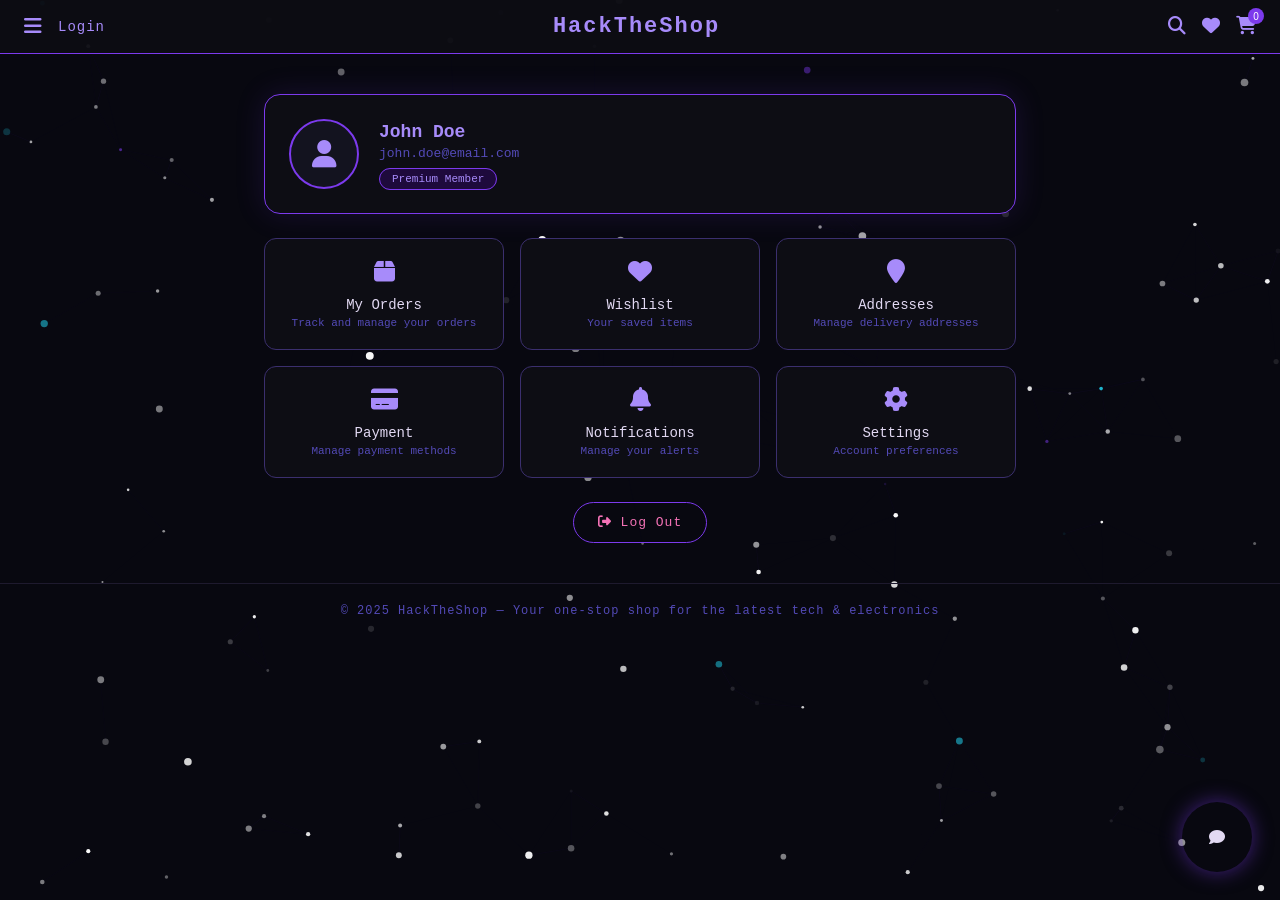
<file: account.html>
<!DOCTYPE html>
<html lang="en">
<head>
  <meta charset="UTF-8">
  <meta name="viewport" content="width=device-width, initial-scale=1.0">
  <title>HackTheShop - My Account</title>
  <link rel="stylesheet" href="style.css">
  <link rel="stylesheet" href="https://cdnjs.cloudflare.com/ajax/libs/font-awesome/6.4.0/css/all.min.css">
</head>
<body>

  <canvas id="particles"></canvas>

  <div class="wrapper">

    <!-- SIDEBAR -->
    <aside class="sidebar" id="sidebar">
      <div class="sidebar-header">
        <button class="close-sidebar" onclick="toggleSidebar()">✕</button>
      </div>
      <nav class="sidebar-nav">
        <a href="login.html"><i class="fa fa-user"></i> Login</a>
        <a href="promotions.html"><i class="fa fa-tag"></i> Promotions</a>
        <a href="account.html"><i class="fa fa-circle-user"></i> Your Account</a>
        <a href="javascript:void(0)" onclick="toggleCSMenu(event)">
          <i class="fa fa-headset"></i> Customer Service
          <i class="fa fa-chevron-down" id="csChevron"></i>
        </a>
        <div class="sidebar-submenu" id="csSubmenu">
          <a href="chatbot.php"><i class="fa fa-comment"></i> Chat with Echo</a>
          <a href="customer-service.html"><i class="fa fa-envelope"></i> Contact Us</a>
        </div>
      </nav>
    </aside>

    <div class="overlay" id="overlay" onclick="toggleSidebar()"></div>

    <!-- NAVBAR -->
    <nav class="navbar">
      <div class="nav-left">
        <button class="burger" onclick="toggleSidebar()">
          <i class="fa fa-bars"></i>
        </button>
        <a href="login.html" class="nav-login">Login</a>
      </div>
      <div class="nav-center">
        <a href="index.html" style="text-decoration:none;"><span class="logo">HackTheShop</span></a>
      </div>
      <div class="nav-right">
        <button class="nav-icon" onclick="toggleSearch()"><i class="fa fa-search"></i></button>
        <button class="nav-icon" onclick="toggleWishlist()"><i class="fa fa-heart"></i></button>
        <button class="nav-icon" onclick="toggleCart()">
          <i class="fa fa-shopping-cart"></i>
          <span class="cart-count" id="cartCount">0</span>
        </button>
      </div>
    </nav>

    <!-- SEARCH DROPDOWN -->
    <div class="search-dropdown" id="searchDropdown">
      <input type="text" id="searchInput" placeholder="Search products...">
      <button onclick="searchProducts()"><i class="fa fa-search"></i></button>
    </div>

    <!-- ACCOUNT SECTION -->
    <section class="account-section">

      <div class="account-card">
        <div class="account-avatar">
          <i class="fa fa-user"></i>
        </div>
        <div class="account-info">
          <h2>John Doe</h2>
          <p>john.doe@email.com</p>
          <span class="account-badge">Premium Member</span>
        </div>
      </div>

      <div class="account-grid">

        <div class="account-item">
          <div class="account-icon"><i class="fa fa-box"></i></div>
          <div class="account-label">My Orders</div>
          <div class="account-desc">Track and manage your orders</div>
        </div>

        <div class="account-item">
          <div class="account-icon"><i class="fa fa-heart"></i></div>
          <div class="account-label">Wishlist</div>
          <div class="account-desc">Your saved items</div>
        </div>

        <div class="account-item">
          <div class="account-icon"><i class="fa fa-map-marker"></i></div>
          <div class="account-label">Addresses</div>
          <div class="account-desc">Manage delivery addresses</div>
        </div>

        <div class="account-item">
          <div class="account-icon"><i class="fa fa-credit-card"></i></div>
          <div class="account-label">Payment</div>
          <div class="account-desc">Manage payment methods</div>
        </div>

        <div class="account-item">
          <div class="account-icon"><i class="fa fa-bell"></i></div>
          <div class="account-label">Notifications</div>
          <div class="account-desc">Manage your alerts</div>
        </div>

        <div class="account-item">
          <div class="account-icon"><i class="fa fa-gear"></i></div>
          <div class="account-label">Settings</div>
          <div class="account-desc">Account preferences</div>
        </div>

      </div>

      <button class="logout-btn">
        <i class="fa fa-right-from-bracket"></i> Log Out
      </button>

    </section>

    <!-- CART PANEL -->
    <div class="panel" id="cartPanel">
      <div class="panel-header">
        🛒 Cart
        <button onclick="toggleCart()">✕</button>
      </div>
      <div class="panel-body" id="cartItems">
        <p class="empty-msg">Your cart is empty.</p>
      </div>
    </div>

    <!-- WISHLIST PANEL -->
    <div class="panel" id="wishPanel">
      <div class="panel-header">
        ❤️ Wishlist
        <button onclick="toggleWishlist()">✕</button>
      </div>
      <div class="panel-body" id="wishItems">
        <p class="empty-msg">Your wishlist is empty.</p>
      </div>
    </div>

    <!-- CHATBOT BUBBLE -->
    <div class="chatbot-bubble" onclick="toggleChatbot()">
      <i class="fa fa-comment"></i>
    </div>

    <div class="chatbot-frame" id="chatbotFrame">
      <iframe src="chatbot.php" frameborder="0"></iframe>
    </div>

    <!-- ACCOUNT MODAL -->
    <div class="account-modal" id="accountModal">
      <div class="modal-box">
        <button class="modal-close" onclick="closeModal()">✕</button>
        <div id="modalContent"></div>
      </div>
    </div>

    <footer class="footer">
      © 2025 HackTheShop — Your one-stop shop for the latest tech & electronics
    </footer>

  </div>

  <script src="js/main.js"></script>
  <script>
    const accountItems = document.querySelectorAll('.account-item');

    accountItems[0].addEventListener('click', () => {
      showModal(`
        <h3><i class="fa fa-box"></i> My Orders</h3>
        <div class="modal-list">
          <div class="modal-item">
            <span>#ORD-001 — Laptop Pro X</span>
            <span class="badge-delivered">Delivered</span>
          </div>
          <div class="modal-item">
            <span>#ORD-002 — AirPods Pro 2</span>
            <span class="badge-shipping">Shipping</span>
          </div>
          <div class="modal-item">
            <span>#ORD-003 — PlayStation 5</span>
            <span class="badge-pending">Pending</span>
          </div>
        </div>
      `);
    });

    accountItems[1].addEventListener('click', () => {
      document.getElementById('wishPanel').classList.add('open');
    });

    accountItems[2].addEventListener('click', () => {
      showModal(`
        <h3><i class="fa fa-map-marker"></i> My Addresses</h3>
        <div class="form-group">
          <label>Full Name</label>
          <input type="text" placeholder="John Doe">
        </div>
        <div class="form-group">
          <label>Street</label>
          <input type="text" placeholder="123 Main Street">
        </div>
        <div class="form-group">
          <label>City</label>
          <input type="text" placeholder="New York">
        </div>
        <div class="form-group">
          <label>Zip Code</label>
          <input type="text" placeholder="10001">
        </div>
        <button class="login-btn" onclick="closeModal()">Save Address</button>
      `);
    });

    accountItems[3].addEventListener('click', () => {
      showModal(`
        <h3><i class="fa fa-credit-card"></i> Payment Methods</h3>
        <div class="modal-list">
          <div class="modal-item">
            <span>💳 Visa **** 4242</span>
            <span class="badge-delivered">Default</span>
          </div>
          <div class="modal-item">
            <span>💳 Mastercard **** 5353</span>
            <span class="badge-pending">Secondary</span>
          </div>
        </div>
        <button class="login-btn" style="margin-top:16px;" onclick="closeModal()">Add New Card</button>
      `);
    });

    accountItems[4].addEventListener('click', () => {
      showModal(`
        <h3><i class="fa fa-bell"></i> Notifications</h3>
        <div class="modal-list">
          <div class="modal-item">
            <span>🔥 Flash Sale starts in 2 hours!</span>
            <span class="badge-shipping">New</span>
          </div>
          <div class="modal-item">
            <span>📦 Your order #ORD-002 has shipped</span>
            <span class="badge-shipping">New</span>
          </div>
          <div class="modal-item">
            <span>✅ Order #ORD-001 delivered</span>
            <span class="badge-delivered">Read</span>
          </div>
        </div>
      `);
    });

    accountItems[5].addEventListener('click', () => {
      showModal(`
        <h3><i class="fa fa-gear"></i> Settings</h3>
        <div class="form-group">
          <label>Full Name</label>
          <input type="text" placeholder="John Doe">
        </div>
        <div class="form-group">
          <label>Email</label>
          <input type="email" placeholder="john@email.com">
        </div>
        <div class="form-group">
          <label>New Password</label>
          <input type="password" placeholder="••••••••">
        </div>
        <button class="login-btn" onclick="closeModal()">Save Changes</button>
      `);
    });

    document.querySelector('.logout-btn').addEventListener('click', () => {
      window.location.href = 'login.html';
    });

    function showModal(content) {
      const modal = document.getElementById('accountModal');
      document.getElementById('modalContent').innerHTML = content;
      modal.classList.add('open');
    }

    function closeModal() {
      document.getElementById('accountModal').classList.remove('open');
    }
  </script>

</body>
</html>
</file>
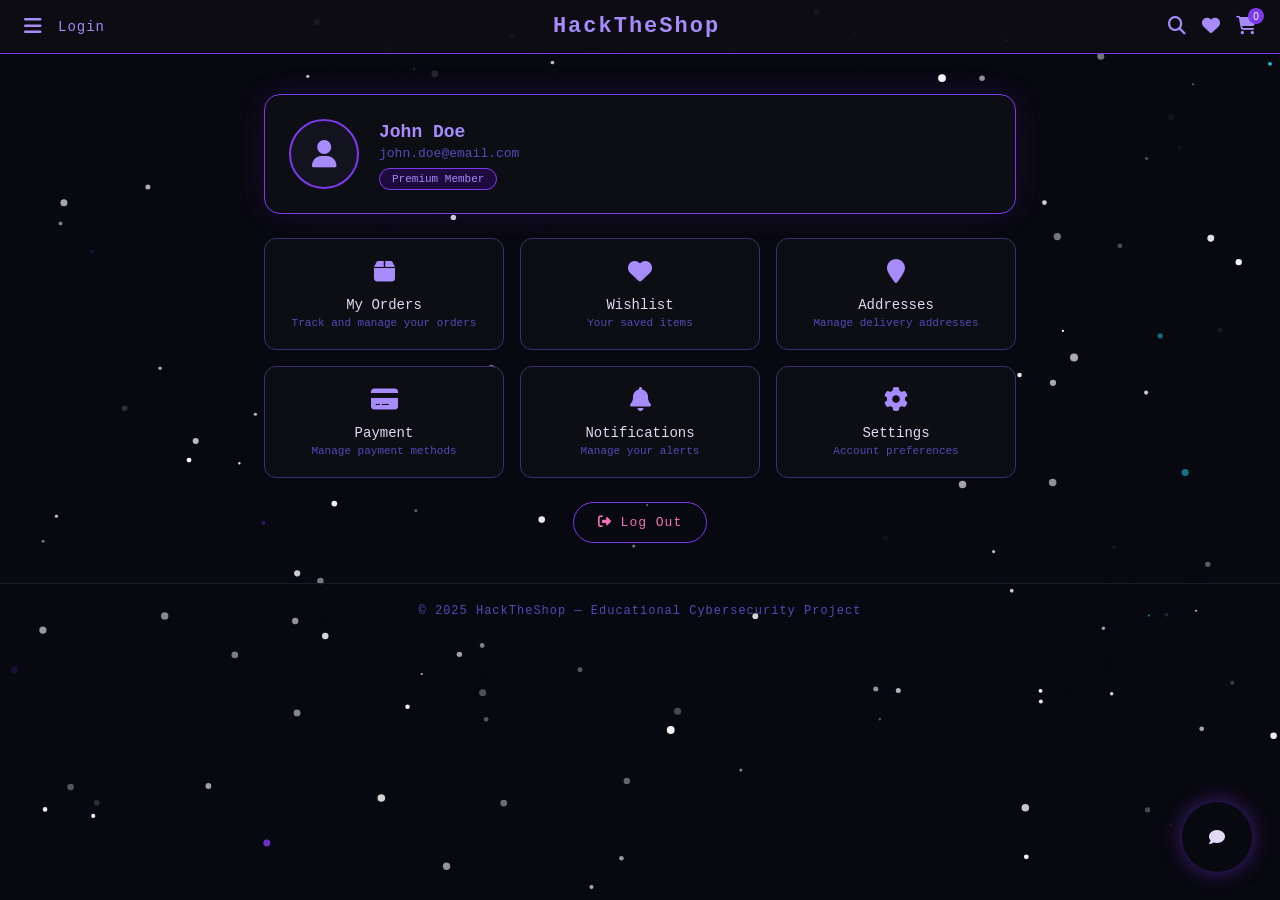
<file: acoount.html>
<!DOCTYPE html>
<html lang="en">
<head>
  <meta charset="UTF-8">
  <meta name="viewport" content="width=device-width, initial-scale=1.0">
  <title>HackTheShop - My Account</title>
  <link rel="stylesheet" href="style.css">
  <link rel="stylesheet" href="https://cdnjs.cloudflare.com/ajax/libs/font-awesome/6.4.0/css/all.min.css">
</head>
<body>

  <canvas id="particles"></canvas>

  <div class="wrapper">

    <!-- SIDEBAR -->
    <aside class="sidebar" id="sidebar">
      <div class="sidebar-header">
        <button class="close-sidebar" onclick="toggleSidebar()">✕</button>
      </div>
      <nav class="sidebar-nav">
        <a href="login.html"><i class="fa fa-user"></i> Login</a>
        <a href="promotions.html"><i class="fa fa-tag"></i> Promotions</a>
        <a href="account.html"><i class="fa fa-circle-user"></i> Your Account</a>
        <a href="#"><i class="fa fa-headset"></i> Customer Service</a>
      </nav>
    </aside>

    <div class="overlay" id="overlay" onclick="toggleSidebar()"></div>

    <!-- NAVBAR -->
    <nav class="navbar">
      <div class="nav-left">
        <button class="burger" onclick="toggleSidebar()">
          <i class="fa fa-bars"></i>
        </button>
        <a href="login.html" class="nav-login">Login</a>
      </div>
      <div class="nav-center">
        <a href="index.html" style="text-decoration:none;">
          <span class="logo">HackTheShop</span>
        </a>
      </div>
      <div class="nav-right">
        <button class="nav-icon" onclick="toggleSearch()"><i class="fa fa-search"></i></button>
        <button class="nav-icon" onclick="toggleWishlist()"><i class="fa fa-heart"></i></button>
        <button class="nav-icon" onclick="toggleCart()">
          <i class="fa fa-shopping-cart"></i>
          <span class="cart-count" id="cartCount">0</span>
        </button>
      </div>
    </nav>

    <!-- SEARCH DROPDOWN -->
    <div class="search-dropdown" id="searchDropdown">
      <input type="text" id="searchInput" placeholder="Search products...">
      <button onclick="searchProducts()"><i class="fa fa-search"></i></button>
    </div>

    <!-- ACCOUNT SECTION -->
    <section class="account-section">

      <!-- PROFILE CARD -->
      <div class="account-card">
        <div class="account-avatar">
          <i class="fa fa-user"></i>
        </div>
        <div class="account-info">
          <h2>John Doe</h2>
          <p>john.doe@email.com</p>
          <span class="account-badge">Premium Member</span>
        </div>
      </div>

      <!-- ACCOUNT MENU -->
      <div class="account-grid">

        <div class="account-item">
          <div class="account-icon"><i class="fa fa-box"></i></div>
          <div class="account-label">My Orders</div>
          <div class="account-desc">Track and manage your orders</div>
        </div>

        <div class="account-item">
          <div class="account-icon"><i class="fa fa-heart"></i></div>
          <div class="account-label">Wishlist</div>
          <div class="account-desc">Your saved items</div>
        </div>

        <div class="account-item">
          <div class="account-icon"><i class="fa fa-map-marker"></i></div>
          <div class="account-label">Addresses</div>
          <div class="account-desc">Manage delivery addresses</div>
        </div>

        <div class="account-item">
          <div class="account-icon"><i class="fa fa-credit-card"></i></div>
          <div class="account-label">Payment</div>
          <div class="account-desc">Manage payment methods</div>
        </div>

        <div class="account-item">
          <div class="account-icon"><i class="fa fa-bell"></i></div>
          <div class="account-label">Notifications</div>
          <div class="account-desc">Manage your alerts</div>
        </div>

        <div class="account-item">
          <div class="account-icon"><i class="fa fa-gear"></i></div>
          <div class="account-label">Settings</div>
          <div class="account-desc">Account preferences</div>
        </div>

      </div>

      <!-- LOGOUT -->
      <button class="logout-btn">
        <i class="fa fa-right-from-bracket"></i> Log Out
      </button>

    </section>

    <!-- CART PANEL -->
    <div class="panel" id="cartPanel">
      <div class="panel-header">
        🛒 Cart
        <button onclick="toggleCart()">✕</button>
      </div>
      <div class="panel-body" id="cartItems">
        <p class="empty-msg">Your cart is empty.</p>
      </div>
    </div>

    <!-- WISHLIST PANEL -->
    <div class="panel" id="wishPanel">
      <div class="panel-header">
        ❤️ Wishlist
        <button onclick="toggleWishlist()">✕</button>
      </div>
      <div class="panel-body" id="wishItems">
        <p class="empty-msg">Your wishlist is empty.</p>
      </div>
    </div>

    <!-- CHATBOT BUBBLE -->
    <div class="chatbot-bubble" onclick="toggleChatbot()">
      <i class="fa fa-comment"></i>
    </div>

    <div class="chatbot-frame" id="chatbotFrame">
      <iframe src="chatbot.php" frameborder="0"></iframe>
    </div>

    <footer class="footer">
      © 2025 HackTheShop — Educational Cybersecurity Project
    </footer>

  </div>

  <script src="js/main.js"></script>
</body>
</html>
</file>
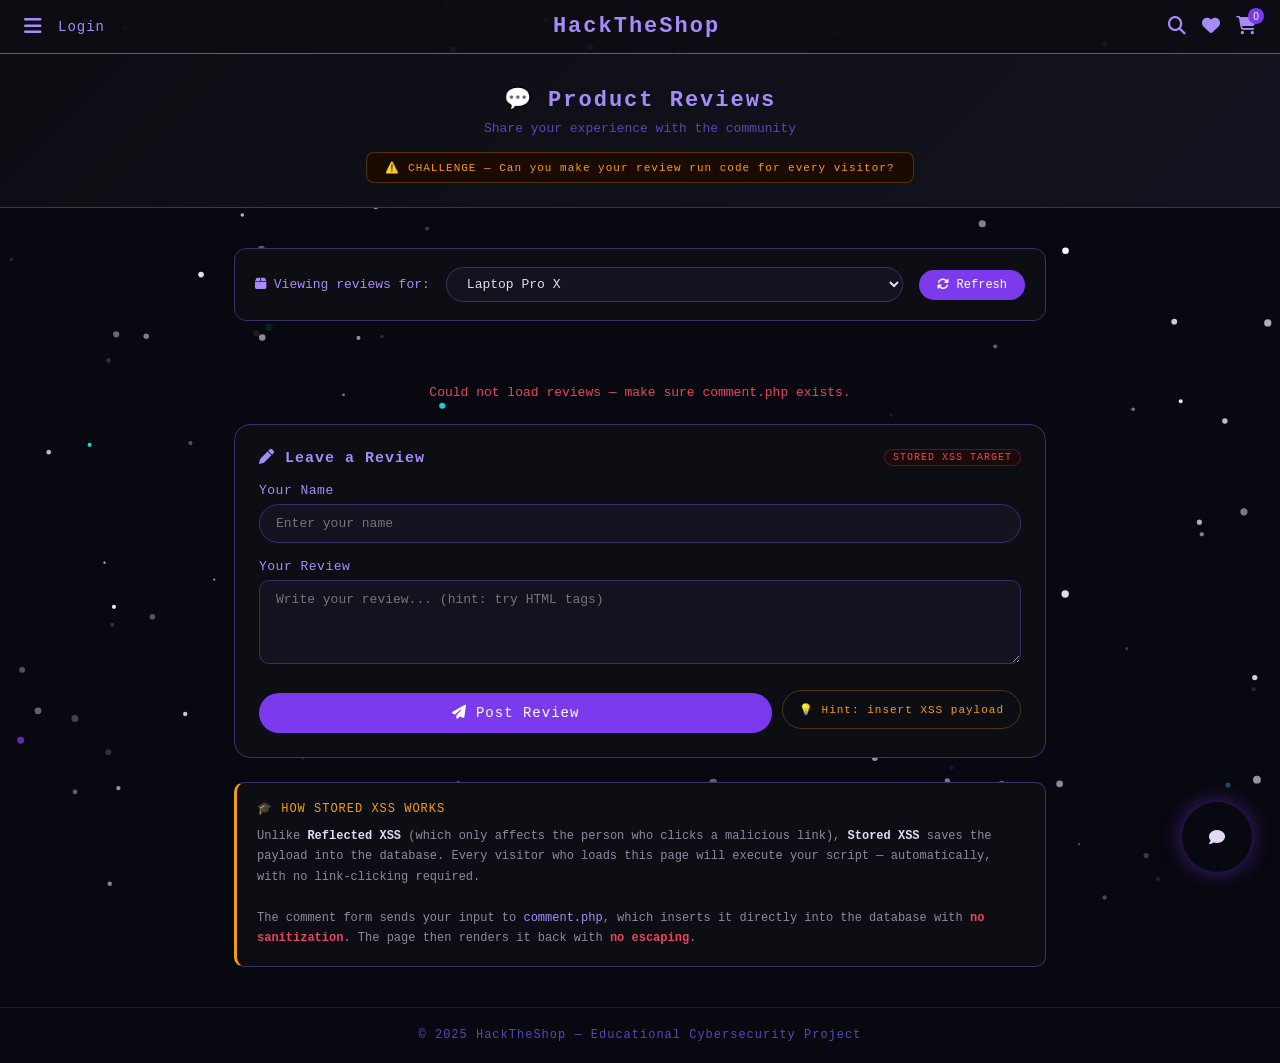
<file: comments.html>
<!DOCTYPE html>
<html lang="en">
<head>
  <meta charset="UTF-8">
  <meta name="viewport" content="width=device-width, initial-scale=1.0">
  <title>HackTheShop - Product Reviews</title>
  <link rel="stylesheet" href="style.css">
  <link rel="stylesheet" href="https://cdnjs.cloudflare.com/ajax/libs/font-awesome/6.4.0/css/all.min.css">
</head>
<body>

  <canvas id="particles"></canvas>

  <div class="wrapper">

    <!-- SIDEBAR -->
    <aside class="sidebar" id="sidebar">
      <div class="sidebar-header">
        <button class="close-sidebar" onclick="toggleSidebar()">✕</button>
      </div>
      <nav class="sidebar-nav">
        <a href="login.html"><i class="fa fa-user"></i> Login</a>
        <a href="promotions.html"><i class="fa fa-tag"></i> Promotions</a>
        <a href="account.php"><i class="fa fa-circle-user"></i> Your Account</a>
        <a href="#" onclick="toggleCSMenu(event)">
          <i class="fa fa-headset"></i> Customer Service
          <i class="fa fa-chevron-down" id="csChevron"></i>
        </a>
        <div class="sidebar-submenu" id="csSubmenu">
          <a href="chatbot.php"><i class="fa fa-comment"></i> Chat with Echo</a>
          <a href="customer-service.html"><i class="fa fa-envelope"></i> Contact Us</a>
        </div>
      </nav>
    </aside>

    <div class="overlay" id="overlay" onclick="toggleSidebar()"></div>

    <!-- NAVBAR -->
    <nav class="navbar">
      <div class="nav-left">
        <button class="burger" onclick="toggleSidebar()">
          <i class="fa fa-bars"></i>
        </button>
        <a href="login.html" class="nav-login">Login</a>
      </div>
      <div class="nav-center">
        <a href="index.html" style="text-decoration:none;">
          <span class="logo">HackTheShop</span>
        </a>
      </div>
      <div class="nav-right">
        <button class="nav-icon" onclick="toggleSearch()"><i class="fa fa-search"></i></button>
        <button class="nav-icon" onclick="toggleWishlist()"><i class="fa fa-heart"></i></button>
        <button class="nav-icon" onclick="toggleCart()">
          <i class="fa fa-shopping-cart"></i>
          <span class="cart-count" id="cartCount">0</span>
        </button>
      </div>
    </nav>

    <!-- SEARCH DROPDOWN -->
    <div class="search-dropdown" id="searchDropdown">
      <input type="text" id="searchInput" placeholder="Search products...">
      <button onclick="searchProducts()"><i class="fa fa-search"></i></button>
    </div>

    <!-- PAGE HEADER -->
    <div style="
      background: linear-gradient(135deg, #0d0d14 0%, #13131f 100%);
      border-bottom: 1px solid #3b2f6e;
      padding: 32px 24px 24px;
      text-align: center;
    ">
      <h1 style="color:#a78bfa; font-size:22px; letter-spacing:2px; margin-bottom:8px;">
        💬 Product Reviews
      </h1>
      <p style="color:#534AB7; font-size:13px; font-family:'Courier New',monospace;">
        Share your experience with the community
      </p>

      <!-- XSS hint banner -->
      <div style="
        display: inline-block;
        margin-top: 16px;
        background: #1a0a00;
        border: 1px solid #f59e0b44;
        border-radius: 8px;
        padding: 8px 18px;
        font-family: 'Courier New', monospace;
        font-size: 11px;
        color: #f59e0b;
        letter-spacing: 1px;
      ">
        ⚠️ CHALLENGE — Can you make your review run code for every visitor?
      </div>
    </div>

    <!-- MAIN CONTENT -->
    <section class="comments-section" style="max-width:860px;">

      <!-- PRODUCT SELECTOR -->
      <div style="
        background: #0d0d14;
        border: 1px solid #3b2f6e;
        border-radius: 12px;
        padding: 18px 20px;
        margin-bottom: 24px;
        display: flex;
        align-items: center;
        gap: 16px;
        flex-wrap: wrap;
      ">
        <label style="color:#a78bfa; font-size:13px; white-space:nowrap;">
          <i class="fa fa-box"></i> Viewing reviews for:
        </label>
        <select id="productSelect" onchange="loadComments()" style="
          flex:1; min-width:200px;
          background:#13131f;
          border:1px solid #3b2f6e;
          border-radius:25px;
          padding:8px 16px;
          color:#e2d9f3;
          font-family:'Courier New',monospace;
          font-size:13px;
          outline:none;
        ">
          <option value="1">Laptop Pro X</option>
          <option value="2">Gaming Laptop Z</option>
          <option value="3">MacBook Air M2</option>
          <option value="4">Smartphone Z12</option>
          <option value="5">iPhone 15 Pro</option>
          <option value="6">Samsung S24</option>
          <option value="7">AirPods Pro 2</option>
          <option value="8">Sony WH-1000XM5</option>
          <option value="12">PlayStation 5</option>
          <option value="14">Dell 27" 4K Monitor</option>
        </select>
        <button onclick="loadComments()" style="
          background: #7c3aed;
          border: none;
          color: white;
          padding: 8px 18px;
          border-radius: 25px;
          cursor: pointer;
          font-family: 'Courier New', monospace;
          font-size: 12px;
        ">
          <i class="fa fa-refresh"></i> Refresh
        </button>
      </div>

      <!-- COMMENTS LIST — loaded from DB via comment.php -->
      <div class="comments-list" id="commentsList">
        <div style="text-align:center; color:#534AB7; padding:32px; font-size:13px;">
          <i class="fa fa-spinner fa-spin"></i> Loading reviews...
        </div>
      </div>

      <!-- SUBMIT FORM -->
      <div class="comment-form" style="margin-top:24px;">
        <h3>
          <i class="fa fa-pen"></i> Leave a Review
          <span style="
            float:right;
            font-size:10px;
            color:#e94560;
            letter-spacing:1px;
            font-weight:normal;
            border:1px solid #e9456044;
            padding:2px 8px;
            border-radius:20px;
            background:#1a0a0a;
          ">STORED XSS TARGET</span>
        </h3>

        <div class="form-group">
          <label>Your Name</label>
          <input type="text" id="commentAuthor" placeholder="Enter your name">
        </div>

        <div class="form-group">
          <label>Your Review</label>
          <textarea
            id="commentText"
            rows="4"
            placeholder="Write your review... (hint: try HTML tags)"
          ></textarea>
        </div>

        <!-- Hidden product_id field -->
        <input type="hidden" id="commentProduct" value="1">

        <div style="display:flex; gap:10px; align-items:center; flex-wrap:wrap;">
          <button class="login-btn" style="flex:1; min-width:140px;" onclick="submitComment()">
            <i class="fa fa-paper-plane"></i> Post Review
          </button>
          <button onclick="insertXSSPayload()" style="
            background: transparent;
            border: 1px solid #f59e0b44;
            color: #f59e0b;
            padding: 12px 16px;
            border-radius: 25px;
            cursor: pointer;
            font-family: 'Courier New', monospace;
            font-size: 11px;
            letter-spacing: 1px;
            white-space: nowrap;
          ">
            💡 Hint: insert XSS payload
          </button>
        </div>

        <div id="submitMsg" style="display:none; margin-top:14px;"></div>
      </div>

      <!-- EDUCATIONAL NOTE -->
      <div style="
        background: #0d0d14;
        border: 1px solid #3b2f6e;
        border-left: 3px solid #f59e0b;
        border-radius: 10px;
        padding: 18px 20px;
        margin-top: 24px;
        font-family: 'Courier New', monospace;
        font-size: 12px;
      ">
        <div style="color:#f59e0b; letter-spacing:1px; margin-bottom:10px;">
          🎓 HOW STORED XSS WORKS
        </div>
        <p style="color:#8b8ba0; line-height:1.7; margin:0;">
          Unlike <strong style="color:#e2d9f3;">Reflected XSS</strong> (which only affects the person who clicks a malicious link),
          <strong style="color:#e2d9f3;">Stored XSS</strong> saves the payload into the database.
          Every visitor who loads this page will execute your script — automatically, with no link-clicking required.<br><br>
          The comment form sends your input to <code style="color:#a78bfa;">comment.php</code>, which inserts it
          directly into the database with <strong style="color:#e94560;">no sanitization</strong>.
          The page then renders it back with <strong style="color:#e94560;">no escaping</strong>.
        </p>
      </div>

    </section>

    <!-- CART PANEL -->
    <div class="panel" id="cartPanel">
      <div class="panel-header">
        🛒 Cart
        <button onclick="toggleCart()">✕</button>
      </div>
      <div class="panel-body" id="cartItems">
        <p class="empty-msg">Your cart is empty.</p>
      </div>
    </div>

    <!-- WISHLIST PANEL -->
    <div class="panel" id="wishPanel">
      <div class="panel-header">
        ❤️ Wishlist
        <button onclick="toggleWishlist()">✕</button>
      </div>
      <div class="panel-body" id="wishItems">
        <p class="empty-msg">Your wishlist is empty.</p>
      </div>
    </div>

    <!-- CHATBOT BUBBLE -->
    <div class="chatbot-bubble" onclick="toggleChatbot()">
      <i class="fa fa-comment"></i>
    </div>
    <div class="chatbot-frame" id="chatbotFrame">
      <iframe src="chatbot.php" frameborder="0"></iframe>
    </div>

    <footer class="footer">
      © 2025 HackTheShop — Educational Cybersecurity Project
    </footer>

  </div>

  <script src="js/main.js"></script>
  <script src="popup.js"></script>
  <script>

    // ── Keep product selector in sync with hidden input ──
    document.getElementById('productSelect').addEventListener('change', function() {
      document.getElementById('commentProduct').value = this.value;
    });

    // ── Load comments from comment.php?action=get&product_id=X ──
    function loadComments() {
      const productId = document.getElementById('productSelect').value;
      document.getElementById('commentProduct').value = productId;

      const list = document.getElementById('commentsList');
      list.innerHTML = '<div style="text-align:center;color:#534AB7;padding:32px;font-size:13px;"><i class="fa fa-spinner fa-spin"></i> Loading...</div>';

      fetch('comment.php?action=get&product_id=' + encodeURIComponent(productId))
        .then(r => r.json())
        .then(function(data) {
          if (!data.length) {
            list.innerHTML = '<p class="empty-msg" style="margin-top:16px;">No reviews yet. Be the first!</p>';
            return;
          }

          list.innerHTML = '';
          data.forEach(function(c) {
            const card = document.createElement('div');
            card.className = 'comment-card';

            // ── INTENTIONALLY VULNERABLE: innerHTML renders raw HTML from DB ──
            // A safe version would use textContent or htmlspecialchars server-side
            card.innerHTML = `
              <div style="display:flex; justify-content:space-between; align-items:center; margin-bottom:8px;">
                <div class="comment-author">
                  <i class="fa fa-user" style="font-size:11px; margin-right:6px; color:#534AB7;"></i>
                  ${c.auteur}
                </div>
                <div style="font-size:10px; color:#534AB7; font-family:'Courier New',monospace;">
                  ${c.created_at}
                </div>
              </div>
              <div class="comment-text">${c.contenu}</div>
            `;
            list.appendChild(card);
          });
        })
        .catch(function() {
          list.innerHTML = '<p class="empty-msg" style="color:#e94560;">Could not load reviews — make sure comment.php exists.</p>';
        });
    }

    // ── Submit a new comment ──
    function submitComment() {
      const author    = document.getElementById('commentAuthor').value.trim();
      const text      = document.getElementById('commentText').value.trim();
      const productId = document.getElementById('commentProduct').value;
      const msgDiv    = document.getElementById('submitMsg');

      if (!author || !text) {
        msgDiv.style.display = 'block';
        msgDiv.innerHTML = '<div class="error-msg">⚠️ Please fill in both fields.</div>';
        return;
      }

      msgDiv.style.display  = 'block';
      msgDiv.innerHTML = '<div style="color:#534AB7;font-size:13px;"><i class="fa fa-spinner fa-spin"></i> Posting...</div>';

      fetch('comment.php', {
        method: 'POST',
        headers: { 'Content-Type': 'application/x-www-form-urlencoded' },
        body: 'action=post'
            + '&auteur='     + encodeURIComponent(author)
            + '&contenu='    + encodeURIComponent(text)
            + '&product_id=' + encodeURIComponent(productId)
      })
      .then(r => r.json())
      .then(function(data) {
        if (data.success) {
          msgDiv.innerHTML = '<div class="success-msg">✅ Review posted! Reloading...</div>';
          document.getElementById('commentAuthor').value = '';
          document.getElementById('commentText').value   = '';

          // Reload comments — XSS payload will now execute for everyone
          setTimeout(loadComments, 800);

          // Check if server flagged a stored XSS attack
          setTimeout(function() {
            fetch('detector.php')
              .then(r => r.json())
              .then(function(res) {
                if (res.detected) showAttackPopup(res.data);
              });
          }, 1200);

        } else {
          msgDiv.innerHTML = '<div class="error-msg">❌ ' + (data.error || 'Something went wrong.') + '</div>';
        }
      })
      .catch(function() {
        msgDiv.innerHTML = '<div class="error-msg">❌ Could not reach comment.php</div>';
      });
    }

    // ── Hint button — inserts a classic stored XSS payload ──
    function insertXSSPayload() {
      document.getElementById('commentAuthor').value = 'Security Researcher';
      document.getElementById('commentText').value   = '<img src=x onerror="alert(\'Stored XSS — I run for every visitor!\')">';
    }

    // ── Load comments on page open ──
    loadComments();

  </script>

</body>
</html>
</file>
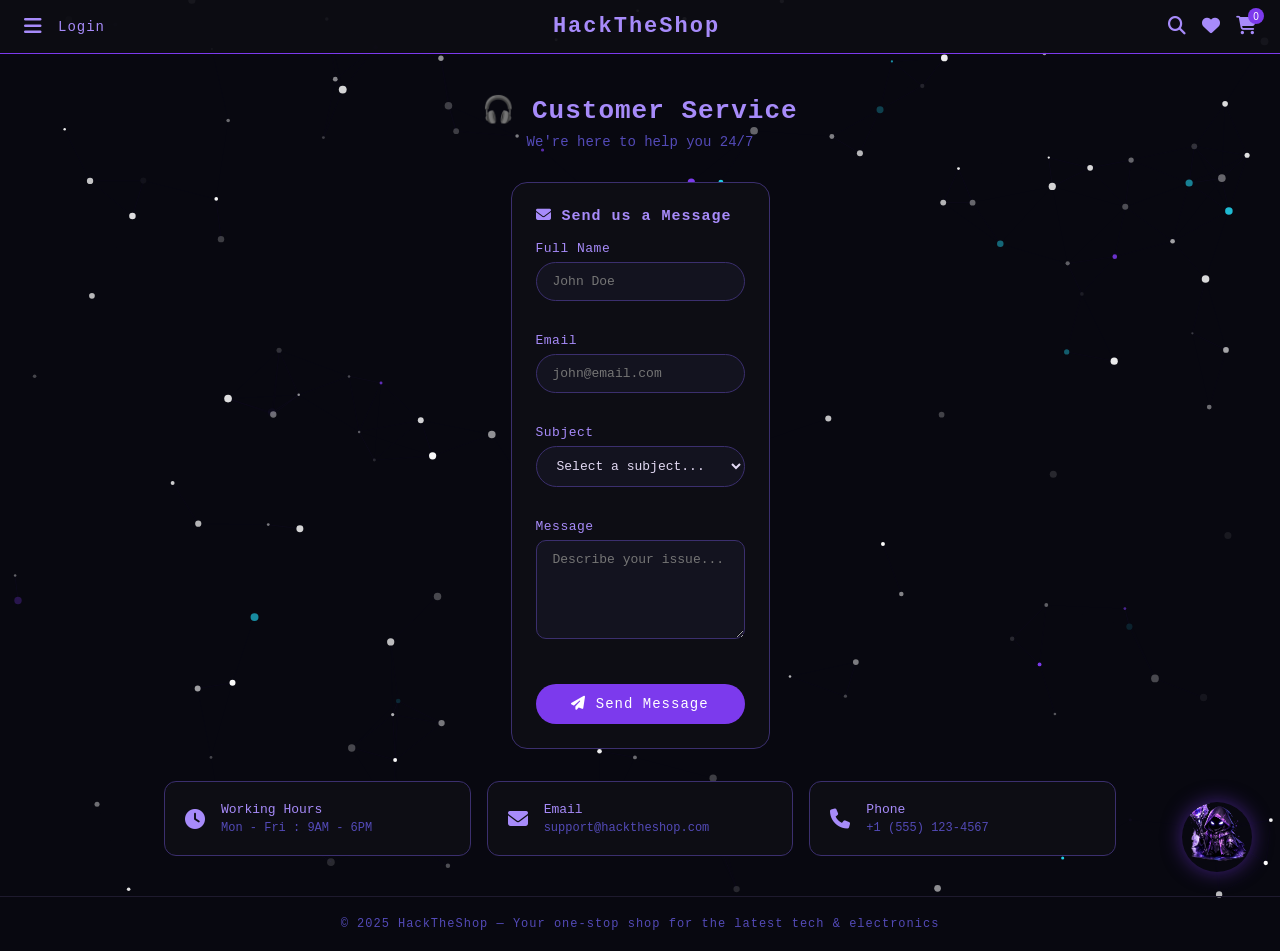
<file: customer-service.html>
<!DOCTYPE html>
<html lang="en">
<head>
  <meta charset="UTF-8">
  <meta name="viewport" content="width=device-width, initial-scale=1.0">
  <title>HackTheShop - Customer Service</title>
  <link rel="stylesheet" href="style.css">
  <link rel="stylesheet" href="https://cdnjs.cloudflare.com/ajax/libs/font-awesome/6.4.0/css/all.min.css">
</head>
<body>

  <canvas id="particles"></canvas>

  <div class="wrapper">

    <!-- SIDEBAR -->
    <aside class="sidebar" id="sidebar">
      <div class="sidebar-header">
        <button class="close-sidebar" onclick="toggleSidebar()">✕</button>
      </div>
      <nav class="sidebar-nav">
        <a href="login.html"><i class="fa fa-user"></i> Login</a>
        <a href="promotions.html"><i class="fa fa-tag"></i> Promotions</a>
        <a href="account.php"><i class="fa fa-circle-user"></i> Your Account</a>
        <a href="javascript:void(0)" onclick="toggleCSMenu(event)">
          <i class="fa fa-headset"></i> Customer Service
          <i class="fa fa-chevron-down" id="csChevron"></i>
        </a>
        <div class="sidebar-submenu" id="csSubmenu">
          <a href="chatbot.php"><i class="fa fa-comment"></i> Chat with Echo</a>
          <a href="customer-service.html"><i class="fa fa-envelope"></i> Contact Us</a>
        </div>
      </nav>
    </aside>

    <div class="overlay" id="overlay" onclick="toggleSidebar()"></div>

    <!-- NAVBAR -->
    <nav class="navbar">
      <div class="nav-left">
        <button class="burger" onclick="toggleSidebar()">
          <i class="fa fa-bars"></i>
        </button>
        <a href="login.html" class="nav-login">Login</a>
      </div>
      <div class="nav-center">
        <a href="index.html" style="text-decoration:none;"><span class="logo">HackTheShop</span></a>
      </div>
      <div class="nav-right">
        <button class="nav-icon" onclick="toggleSearch()"><i class="fa fa-search"></i></button>
        <button class="nav-icon" onclick="toggleWishlist()"><i class="fa fa-heart"></i></button>
        <button class="nav-icon" onclick="toggleCart()">
          <i class="fa fa-shopping-cart"></i>
          <span class="cart-count" id="cartCount">0</span>
        </button>
      </div>
    </nav>

    <!-- SEARCH DROPDOWN -->
    <div class="search-dropdown" id="searchDropdown">
      <input type="text" id="searchInput" placeholder="Search products...">
      <button onclick="searchProducts()"><i class="fa fa-search"></i></button>
    </div>

    <!-- CUSTOMER SERVICE SECTION -->
    <section class="cs-section">

      <div class="cs-header">
        <h2>🎧 Customer Service</h2>
        <p>We're here to help you 24/7</p>
      </div>

      <div class="cs-grid">
        <div class="cs-box">
          <h3><i class="fa fa-envelope"></i> Send us a Message</h3>
          <div class="form-group">
            <label>Full Name</label>
            <input type="text" id="csName" placeholder="John Doe">
          </div>
          <div class="form-group">
            <label>Email</label>
            <input type="email" id="csEmail" placeholder="john@email.com">
          </div>
          <div class="form-group">
            <label>Subject</label>
            <select id="csSubject">
              <option value="">Select a subject...</option>
              <option value="order">Order Issue</option>
              <option value="refund">Refund Request</option>
              <option value="shipping">Shipping Problem</option>
              <option value="product">Product Question</option>
              <option value="other">Other</option>
            </select>
          </div>
          <div class="form-group">
            <label>Message</label>
            <textarea id="csMessage" rows="5" placeholder="Describe your issue..."></textarea>
          </div>
          <button class="login-btn" onclick="sendMessage()">
            <i class="fa fa-paper-plane"></i> Send Message
          </button>
          <div id="csSuccess" class="success-msg" style="display:none; margin-top:16px;">
            ✅ Your message has been sent! We'll get back to you within 24 hours.
          </div>
        </div>
      </div>

      <!-- CONTACT INFO -->
      <div class="cs-info-grid">
        <div class="cs-info-item">
          <i class="fa fa-clock"></i>
          <div>
            <div class="cs-info-title">Working Hours</div>
            <div class="cs-info-desc">Mon - Fri : 9AM - 6PM</div>
          </div>
        </div>
        <div class="cs-info-item">
          <i class="fa fa-envelope"></i>
          <div>
            <div class="cs-info-title">Email</div>
            <div class="cs-info-desc">support@hacktheshop.com</div>
          </div>
        </div>
        <div class="cs-info-item">
          <i class="fa fa-phone"></i>
          <div>
            <div class="cs-info-title">Phone</div>
            <div class="cs-info-desc">+1 (555) 123-4567</div>
          </div>
        </div>
      </div>

    </section>

    <!-- CART PANEL -->
    <div class="panel" id="cartPanel">
      <div class="panel-header">
        🛒 Cart
        <button onclick="toggleCart()">✕</button>
      </div>
      <div class="panel-body" id="cartItems">
        <p class="empty-msg">Your cart is empty.</p>
      </div>
    </div>

    <!-- WISHLIST PANEL -->
    <div class="panel" id="wishPanel">
      <div class="panel-header">
        ❤️ Wishlist
        <button onclick="toggleWishlist()">✕</button>
      </div>
      <div class="panel-body" id="wishItems">
        <p class="empty-msg">Your wishlist is empty.</p>
      </div>
    </div>

    <!-- CHATBOT BUBBLE -->
    <div class="chatbot-bubble" onclick="toggleChatbot()">
      <img src="images/echo.png" alt="Echo" style="width:100%; height:100%; object-fit:cover; border-radius:50%;">
    </div>

    <div class="chatbot-frame" id="chatbotFrame">
      <iframe src="chatbot.php" frameborder="0"></iframe>
    </div>

    <footer class="footer">
      © 2025 HackTheShop — Your one-stop shop for the latest tech & electronics
    </footer>

  </div>

  <script src="js/main.js"></script>
  <script>
    function sendMessage() {
      const name = document.getElementById('csName').value;
      const email = document.getElementById('csEmail').value;
      const message = document.getElementById('csMessage').value;

      if (name === '' || email === '' || message === '') {
        alert('Please fill in all fields!');
        return;
      }

      document.getElementById('csSuccess').style.display = 'block';
      document.getElementById('csName').value = '';
      document.getElementById('csEmail').value = '';
      document.getElementById('csMessage').value = '';
    }

    function openChatbot() {
      document.getElementById('chatbotFrame').classList.add('open');
    }
  </script>

</body>
</html>
</file>
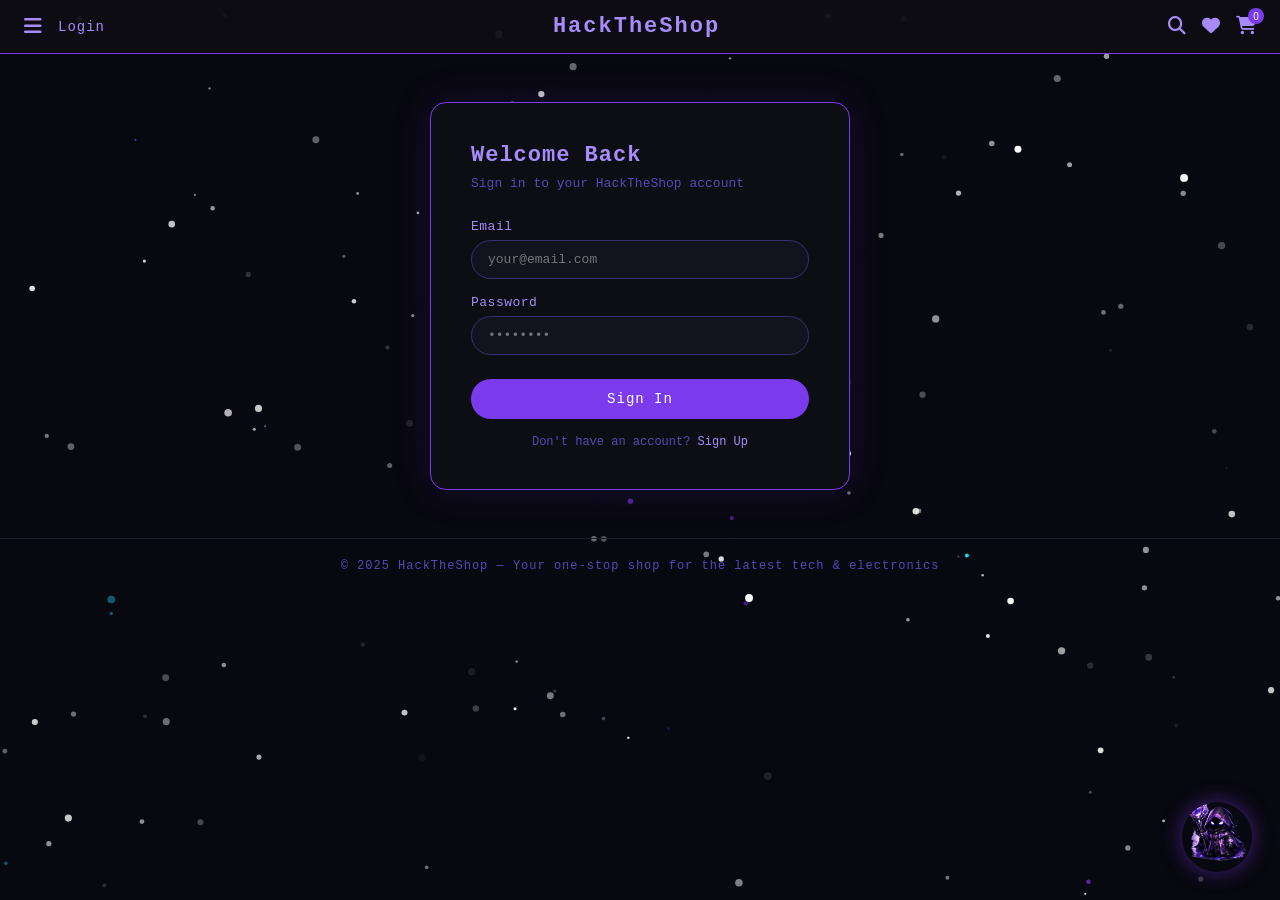
<file: login.html>
<!DOCTYPE html>
<html lang="en">
<head>
  <meta charset="UTF-8">
  <meta name="viewport" content="width=device-width, initial-scale=1.0">
  <title>HackTheShop - Login</title>
  <link rel="stylesheet" href="style.css">
  <link rel="stylesheet" href="https://cdnjs.cloudflare.com/ajax/libs/font-awesome/6.4.0/css/all.min.css">
</head>
<body>

  <canvas id="particles"></canvas>

  <div class="wrapper">

    <aside class="sidebar" id="sidebar">
      <div class="sidebar-header">
        <button class="close-sidebar" onclick="toggleSidebar()">✕</button>
      </div>
      <nav class="sidebar-nav">
        <a href="login.html"><i class="fa fa-user"></i> Login</a>
        <a href="promotions.html"><i class="fa fa-tag"></i> Promotions</a>
        <a href="account.php"><i class="fa fa-circle-user"></i> Your Account</a>
        <a href="javascript:void(0)" onclick="toggleCSMenu(event)">
          <i class="fa fa-headset"></i> Customer Service
          <i class="fa fa-chevron-down" id="csChevron"></i>
        </a>
        <div class="sidebar-submenu" id="csSubmenu">
          <a href="chatbot.php"><i class="fa fa-comment"></i> Chat with Echo</a>
          <a href="customer-service.html"><i class="fa fa-envelope"></i> Contact Us</a>
        </div>
      </nav>
    </aside>

    <div class="overlay" id="overlay" onclick="toggleSidebar()"></div>

    <nav class="navbar">
      <div class="nav-left">
        <button class="burger" onclick="toggleSidebar()">
          <i class="fa fa-bars"></i>
        </button>
        <a href="login.html" class="nav-login">Login</a>
      </div>
      <div class="nav-center">
        <a href="index.html" style="text-decoration:none;"><span class="logo">HackTheShop</span></a>
      </div>
      <div class="nav-right">
        <button class="nav-icon" onclick="toggleSearch()"><i class="fa fa-search"></i></button>
        <button class="nav-icon" onclick="toggleWishlist()"><i class="fa fa-heart"></i></button>
        <button class="nav-icon" onclick="toggleCart()">
          <i class="fa fa-shopping-cart"></i>
          <span class="cart-count" id="cartCount">0</span>
        </button>
      </div>
    </nav>

    <div class="search-dropdown" id="searchDropdown">
      <input type="text" id="searchInput" placeholder="Search products...">
      <button onclick="searchProducts()"><i class="fa fa-search"></i></button>
    </div>

    <section class="login-section">
      <div class="login-box">
        <h2>Welcome Back</h2>
        <p class="login-subtitle">Sign in to your HackTheShop account</p>
        <form action="php/login_secure.php" method="POST">
          <div class="form-group">
            <label>Email</label>
            <input type="text" name="email" placeholder="your@email.com">
          </div>
          <div class="form-group">
            <label>Password</label>
            <input type="password" name="password" placeholder="••••••••">
          </div>
          <button type="submit" class="login-btn">Sign In</button>
        </form>
        <p class="login-hint">Don't have an account? <a href="php/register.php" target="_self">Sign Up</a></p>
      </div>
    </section>

    <div class="panel" id="cartPanel">
      <div class="panel-header">🛒 Cart<button onclick="toggleCart()">✕</button></div>
      <div class="panel-body" id="cartItems"><p class="empty-msg">Your cart is empty.</p></div>
    </div>

    <div class="panel" id="wishPanel">
      <div class="panel-header">❤️ Wishlist<button onclick="toggleWishlist()">✕</button></div>
      <div class="panel-body" id="wishItems"><p class="empty-msg">Your wishlist is empty.</p></div>
    </div>

    <div class="chatbot-bubble" onclick="toggleChatbot()">
      <img src="images/echo.png" alt="Echo" style="width:100%; height:100%; object-fit:cover; border-radius:50%;">
    </div>
    <div class="chatbot-frame" id="chatbotFrame">
      <iframe src="chatbot.php" frameborder="0"></iframe>
    </div>

    <footer class="footer">
      © 2025 HackTheShop — Your one-stop shop for the latest tech & electronics
    </footer>

  </div>

  <script src="js/main.js"></script>
</body>
</html>
</file>
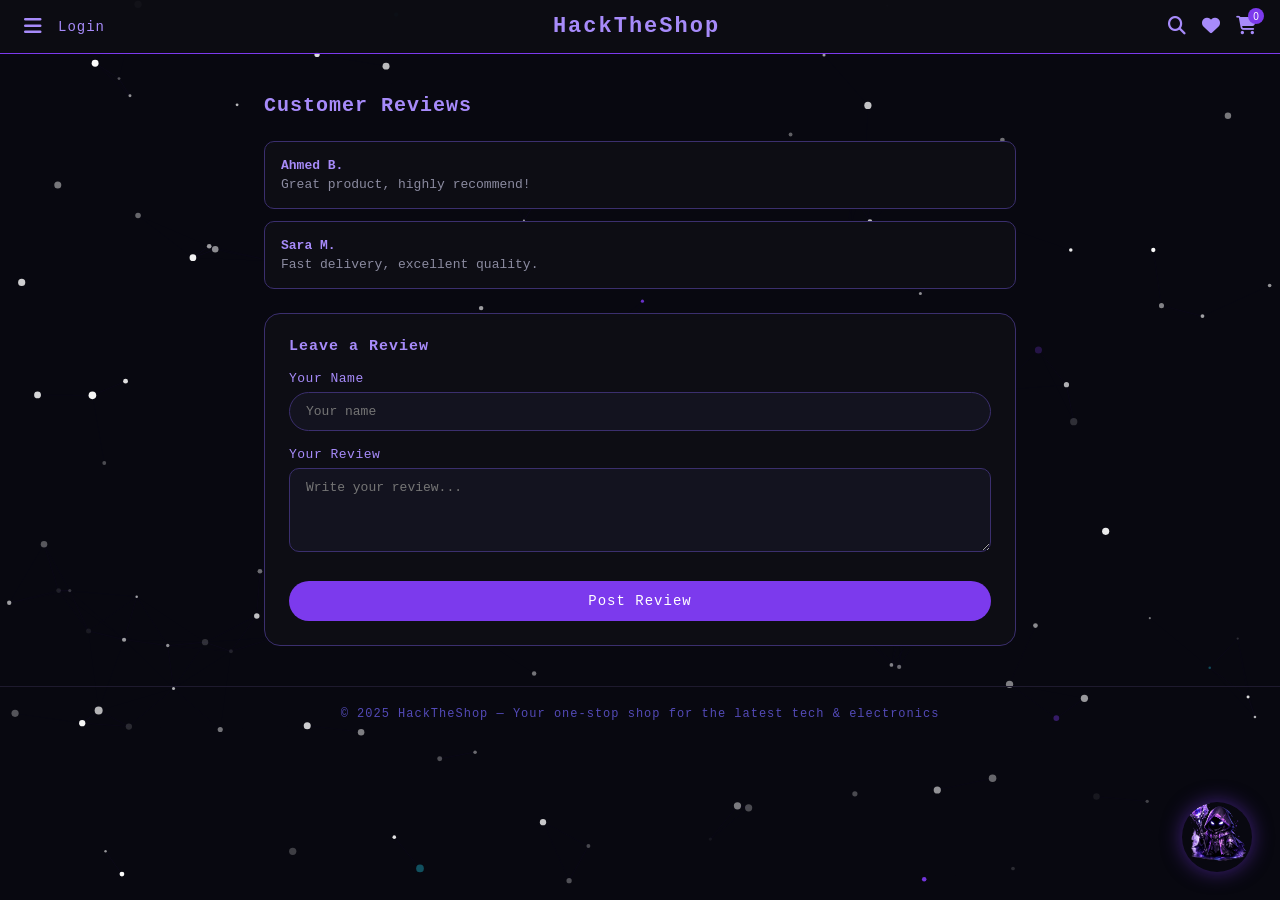
<file: products.html>
<!DOCTYPE html>
<html lang="en">
<head>
  <meta charset="UTF-8">
  <meta name="viewport" content="width=device-width, initial-scale=1.0">
  <title>HackTheShop - Products</title>
  <link rel="stylesheet" href="style.css">
  <link rel="stylesheet" href="https://cdnjs.cloudflare.com/ajax/libs/font-awesome/6.4.0/css/all.min.css">
</head>
<body>

  <canvas id="particles"></canvas>

  <div class="wrapper">

    <aside class="sidebar" id="sidebar">
      <div class="sidebar-header">
        <button class="close-sidebar" onclick="toggleSidebar()">✕</button>
      </div>
      <nav class="sidebar-nav">
        <a href="login.html"><i class="fa fa-user"></i> Login</a>
        <a href="promotions.html"><i class="fa fa-tag"></i> Promotions</a>
        <a href="account.php"><i class="fa fa-circle-user"></i> Your Account</a>
        <a href="javascript:void(0)" onclick="toggleCSMenu(event)">
          <i class="fa fa-headset"></i> Customer Service
          <i class="fa fa-chevron-down" id="csChevron"></i>
        </a>
        <div class="sidebar-submenu" id="csSubmenu">
          <a href="chatbot.php"><i class="fa fa-comment"></i> Chat with Echo</a>
          <a href="customer-service.html"><i class="fa fa-envelope"></i> Contact Us</a>
        </div>
      </nav>
    </aside>

    <div class="overlay" id="overlay" onclick="toggleSidebar()"></div>

    <nav class="navbar">
      <div class="nav-left">
        <button class="burger" onclick="toggleSidebar()">
          <i class="fa fa-bars"></i>
        </button>
        <a href="login.html" class="nav-login">Login</a>
      </div>
      <div class="nav-center">
        <a href="index.html" style="text-decoration:none;"><span class="logo">HackTheShop</span></a>
      </div>
      <div class="nav-right">
        <button class="nav-icon" onclick="toggleSearch()"><i class="fa fa-search"></i></button>
        <button class="nav-icon" onclick="toggleWishlist()"><i class="fa fa-heart"></i></button>
        <button class="nav-icon" onclick="toggleCart()">
          <i class="fa fa-shopping-cart"></i>
          <span class="cart-count" id="cartCount">0</span>
        </button>
      </div>
    </nav>

    <div class="search-dropdown" id="searchDropdown">
      <input type="text" id="searchInput" placeholder="Search products...">
      <button onclick="searchProducts()"><i class="fa fa-search"></i></button>
    </div>

    <section class="comments-section">
      <h2 class="section-title">Customer Reviews</h2>
      <div class="comments-list" id="commentsList">
        <div class="comment-card">
          <div class="comment-author">Ahmed B.</div>
          <div class="comment-text">Great product, highly recommend!</div>
        </div>
        <div class="comment-card">
          <div class="comment-author">Sara M.</div>
          <div class="comment-text">Fast delivery, excellent quality.</div>
        </div>
      </div>
      <div class="comment-form">
        <h3>Leave a Review</h3>
        <div class="form-group">
          <label>Your Name</label>
          <input type="text" id="commentAuthor" placeholder="Your name">
        </div>
        <div class="form-group">
          <label>Your Review</label>
          <textarea id="commentText" rows="4" placeholder="Write your review..."></textarea>
        </div>
        <button class="login-btn" onclick="addComment()">Post Review</button>
      </div>
    </section>

    <div class="panel" id="cartPanel">
      <div class="panel-header">🛒 Cart<button onclick="toggleCart()">✕</button></div>
      <div class="panel-body" id="cartItems"><p class="empty-msg">Your cart is empty.</p></div>
    </div>

    <div class="panel" id="wishPanel">
      <div class="panel-header">❤️ Wishlist<button onclick="toggleWishlist()">✕</button></div>
      <div class="panel-body" id="wishItems"><p class="empty-msg">Your wishlist is empty.</p></div>
    </div>

    <div class="chatbot-bubble" onclick="toggleChatbot()">
      <img src="images/echo.png" alt="Echo" style="width:100%; height:100%; object-fit:cover; border-radius:50%;">
    </div>
    
    <div class="chatbot-frame" id="chatbotFrame">
      <iframe src="chatbot.php" frameborder="0"></iframe>
    </div>

    <footer class="footer">
      © 2025 HackTheShop — Your one-stop shop for the latest tech & electronics
    </footer>

  </div>

  <script src="js/main.js"></script>
  <script src="js/demo.js"></script>
</body>
</html>
</file>
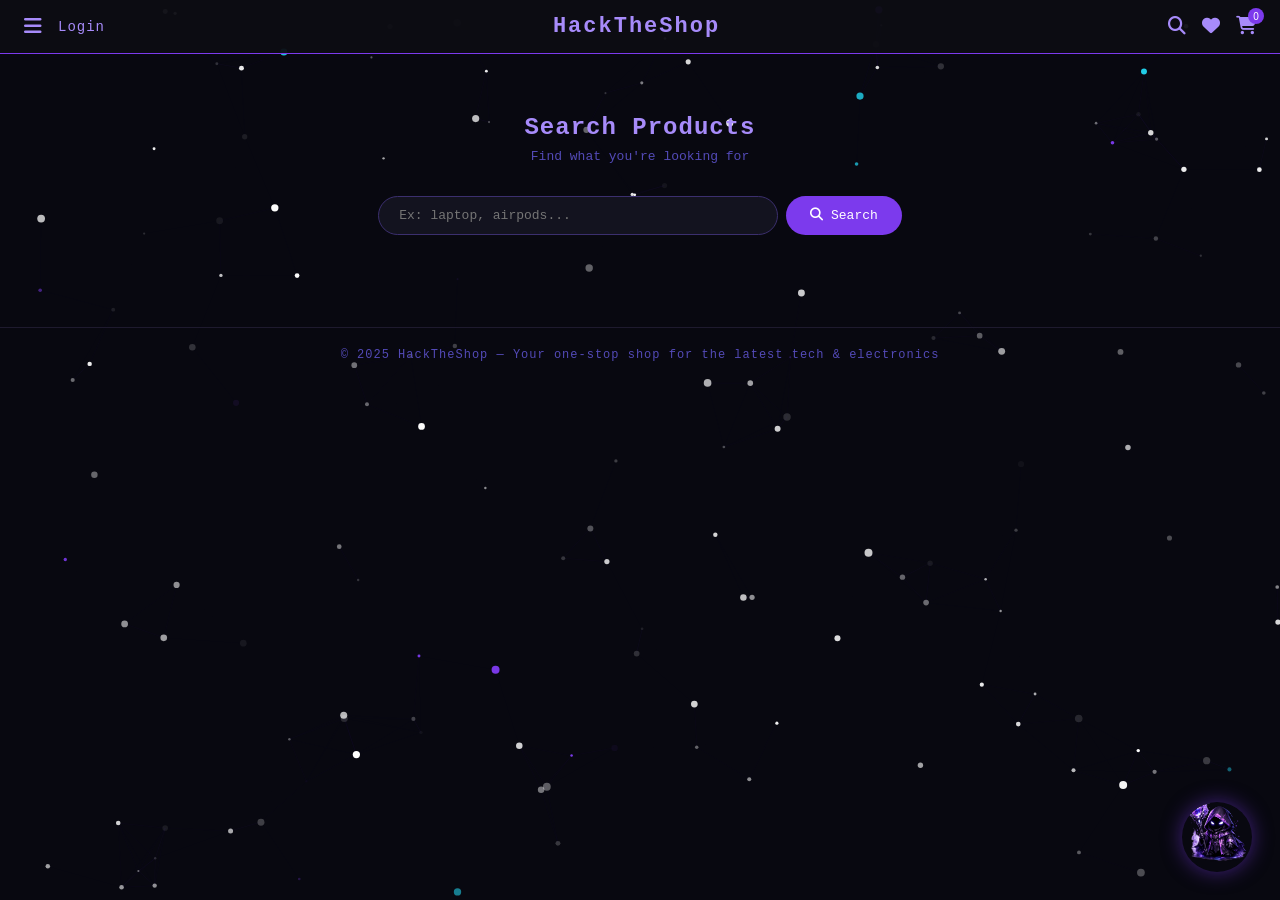
<file: search.html>
<!DOCTYPE html>
<html lang="en">
<head>
  <meta charset="UTF-8">
  <meta name="viewport" content="width=device-width, initial-scale=1.0">
  <title>HackTheShop - Search</title>
  <link rel="stylesheet" href="style.css">
  <link rel="stylesheet" href="https://cdnjs.cloudflare.com/ajax/libs/font-awesome/6.4.0/css/all.min.css">
</head>
<body>

  <canvas id="particles"></canvas>

  <div class="wrapper">

    <aside class="sidebar" id="sidebar">
      <div class="sidebar-header">
        <button class="close-sidebar" onclick="toggleSidebar()">✕</button>
      </div>
      <nav class="sidebar-nav">
        <a href="login.html"><i class="fa fa-user"></i> Login</a>
        <a href="promotions.html"><i class="fa fa-tag"></i> Promotions</a>
        <a href="account.php"><i class="fa fa-circle-user"></i> Your Account</a>
        <a href="javascript:void(0)" onclick="toggleCSMenu(event)">
          <i class="fa fa-headset"></i> Customer Service
          <i class="fa fa-chevron-down" id="csChevron"></i>
        </a>
        <div class="sidebar-submenu" id="csSubmenu">
          <a href="chatbot.php"><i class="fa fa-comment"></i> Chat with Echo</a>
          <a href="customer-service.html"><i class="fa fa-envelope"></i> Contact Us</a>
        </div>
      </nav>
    </aside>

    <div class="overlay" id="overlay" onclick="toggleSidebar()"></div>

    <nav class="navbar">
      <div class="nav-left">
        <button class="burger" onclick="toggleSidebar()">
          <i class="fa fa-bars"></i>
        </button>
        <a href="login.html" class="nav-login">Login</a>
      </div>
      <div class="nav-center">
        <a href="index.html" style="text-decoration:none;"><span class="logo">HackTheShop</span></a>
      </div>
      <div class="nav-right">
        <button class="nav-icon" onclick="toggleSearch()"><i class="fa fa-search"></i></button>
        <button class="nav-icon" onclick="toggleWishlist()"><i class="fa fa-heart"></i></button>
        <button class="nav-icon" onclick="toggleCart()">
          <i class="fa fa-shopping-cart"></i>
          <span class="cart-count" id="cartCount">0</span>
        </button>
      </div>
    </nav>

    <div class="search-dropdown" id="searchDropdown">
      <input type="text" id="searchInput" placeholder="Search products...">
      <button onclick="searchProducts()"><i class="fa fa-search"></i></button>
    </div>

    <section class="search-section">
      <h2>Search Products</h2>
      <p class="search-subtitle">Find what you're looking for</p>
      <div class="search-bar">
        <input type="text" id="searchInput2" placeholder="Ex: laptop, airpods...">
        <button onclick="doSearch()">
          <i class="fa fa-search"></i> Search
        </button>
      </div>
      <div class="search-result" id="searchResult"></div>
    </section>

    <div class="panel" id="cartPanel">
      <div class="panel-header">🛒 Cart<button onclick="toggleCart()">✕</button></div>
      <div class="panel-body" id="cartItems"><p class="empty-msg">Your cart is empty.</p></div>
    </div>

    <div class="panel" id="wishPanel">
      <div class="panel-header">❤️ Wishlist<button onclick="toggleWishlist()">✕</button></div>
      <div class="panel-body" id="wishItems"><p class="empty-msg">Your wishlist is empty.</p></div>
    </div>

    <div class="chatbot-bubble" onclick="toggleChatbot()">
      <img src="images/echo.png" alt="Echo" style="width:100%; height:100%; object-fit:cover; border-radius:50%;">
    </div>
    <div class="chatbot-frame" id="chatbotFrame">
      <iframe src="chatbot.php" frameborder="0"></iframe>
    </div>

    <footer class="footer">
      © 2025 HackTheShop — Your one-stop shop for the latest tech & electronics
    </footer>

  </div>

  <script src="js/main.js"></script>
  <script src="js/demo.js"></script>
</body>
</html>
</file>
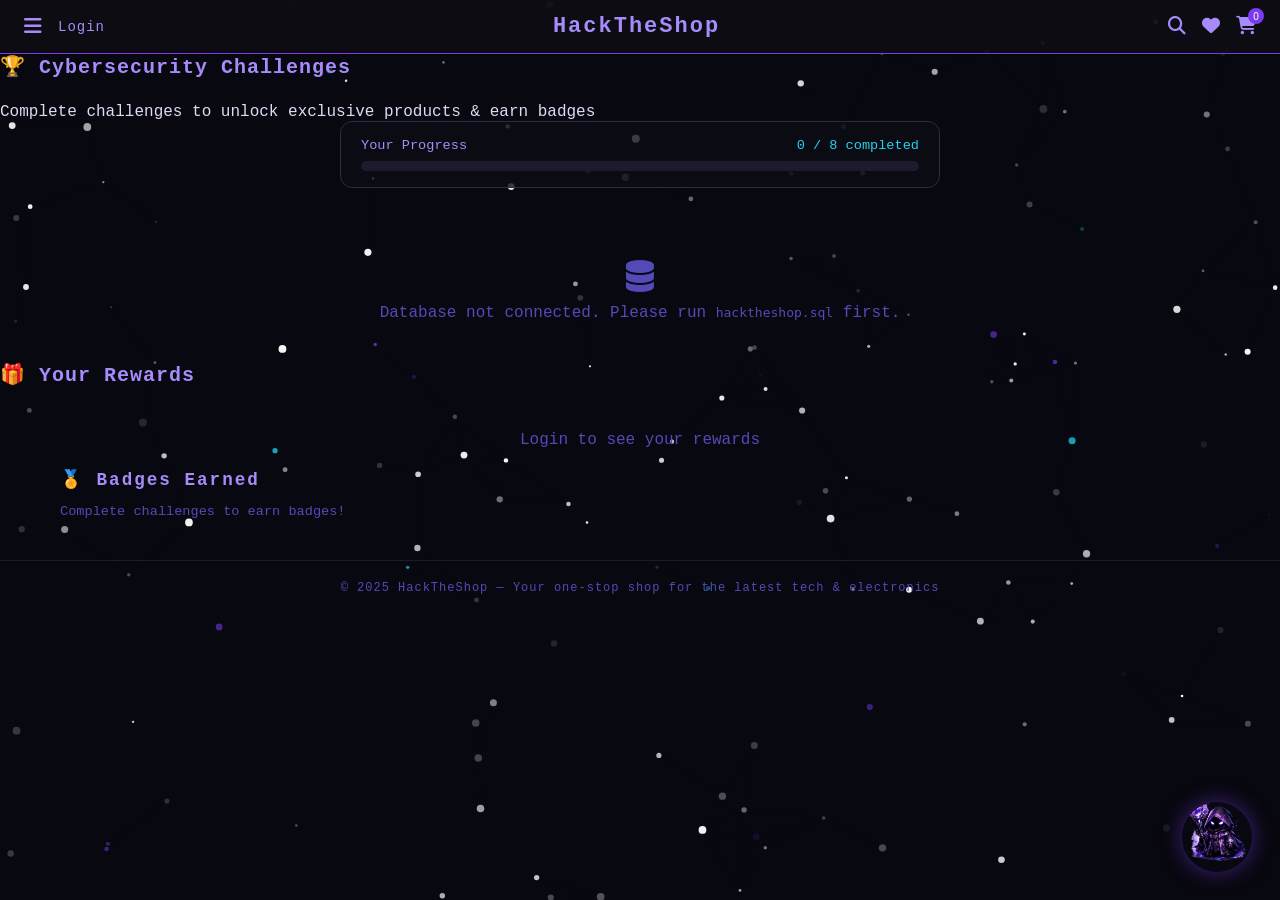
<file: hacktheshop/challanges.html>
<!DOCTYPE html>
<html lang="en">
<head>
  <meta charset="UTF-8">
  <meta name="viewport" content="width=device-width, initial-scale=1.0">
  <title>HackTheShop - Challenges</title>
  <link rel="stylesheet" href="style.css">
  <link rel="icon" type="images/png" href="images/favicon.png">
  <link rel="stylesheet" href="https://cdnjs.cloudflare.com/ajax/libs/font-awesome/6.4.0/css/all.min.css">
</head>
<body>
  <canvas id="particles"></canvas>

  <div class="wrapper">

    <!-- SIDEBAR -->
    <aside class="sidebar" id="sidebar">
      <div class="sidebar-header">
        <button class="close-sidebar" onclick="toggleSidebar()">✕</button>
      </div>
      <nav class="sidebar-nav">
        <a href="login.html"><i class="fa fa-user"></i> Login</a>
        <a href="promotions.html"><i class="fa fa-tag"></i> Promotions</a>
        <a href="challenges.html" style="color:#a78bfa;"><i class="fa fa-trophy"></i> Challenges</a>
        <a href="account.php"><i class="fa fa-circle-user"></i> Your Account</a>
        <a href="javascript:void(0)" onclick="toggleCSMenu(event)">
          <i class="fa fa-headset"></i> Customer Service
          <i class="fa fa-chevron-down" id="csChevron"></i>
        </a>
        <div class="sidebar-submenu" id="csSubmenu">
          <a href="chatbot.php"><i class="fa fa-comment"></i> Chat with Echo</a>
          <a href="customer-service.html"><i class="fa fa-envelope"></i> Contact Us</a>
        </div>
      </nav>
    </aside>

    <div class="overlay" id="overlay" onclick="toggleSidebar()"></div>

    <!-- NAVBAR -->
    <nav class="navbar">
      <div class="nav-left">
        <button class="burger" onclick="toggleSidebar()">
          <i class="fa fa-bars"></i>
        </button>
        <a href="login.html" class="nav-login" id="navLoginBtn">Login</a>
      </div>
      <div class="nav-center">
        <a href="index.html" style="text-decoration:none;"><span class="logo">HackTheShop</span></a>
      </div>
      <div class="nav-right">
        <button class="nav-icon" onclick="toggleSearch()"><i class="fa fa-search"></i></button>
        <button class="nav-icon" onclick="toggleWishlist()"><i class="fa fa-heart"></i></button>
        <button class="nav-icon" onclick="toggleCart()">
          <i class="fa fa-shopping-cart"></i>
          <span class="cart-count" id="cartCount">0</span>
        </button>
      </div>
    </nav>

    <div class="search-dropdown" id="searchDropdown">
      <input type="text" id="searchInput" placeholder="Search products...">
      <button onclick="searchProducts()"><i class="fa fa-search"></i></button>
    </div>

    <!-- CHALLENGES HEADER -->
    <section class="challenges-section">
      <h2 class="section-title">🏆 Cybersecurity Challenges</h2>
      <p class="challenges-subtitle">Complete challenges to unlock exclusive products & earn badges</p>

      <!-- PROGRESS BAR -->
      <div id="progressBar" style="
        max-width:600px;margin:0 auto 32px;
        background:rgba(13,13,20,0.8);border:1px solid #2d2d40;
        border-radius:12px;padding:16px 20px;
      ">
        <div style="display:flex;justify-content:space-between;margin-bottom:8px;">
          <span style="color:#a78bfa;font-size:0.85rem;">Your Progress</span>
          <span id="progressText" style="color:#22d3ee;font-size:0.85rem;">0 / 8 completed</span>
        </div>
        <div style="background:#1e1a2e;border-radius:20px;height:10px;overflow:hidden;">
          <div id="progressFill" style="
            height:100%;background:linear-gradient(90deg,#7c3aed,#22d3ee);
            border-radius:20px;width:0%;transition:width 1s ease;
          "></div>
        </div>
      </div>

      <!-- CHALLENGES GRID (loaded dynamically) -->
      <div class="challenges-grid" id="challengesGrid">
        <div style="text-align:center;color:#534AB7;padding:40px;grid-column:1/-1;">
          <i class="fa fa-spinner fa-spin" style="font-size:2rem;"></i>
          <p style="margin-top:12px;">Loading challenges...</p>
        </div>
      </div>
    </section>

    <!-- USER REWARDS -->
    <section class="rewards-section">
      <h2 class="section-title">🎁 Your Rewards</h2>
      <div class="rewards-grid" id="rewardsContainer">
        <p style="color:#534AB7;text-align:center;padding:20px;grid-column:1/-1;">Login to see your rewards</p>
      </div>
    </section>

    <!-- BADGES -->
    <section style="padding:0 20px 40px;max-width:1200px;margin:0 auto;">
      <h3 style="color:#a78bfa;font-size:1.1rem;letter-spacing:2px;margin-bottom:12px;">🏅 Badges Earned</h3>
      <div class="badges-grid" id="badgesGrid">
        <span style="color:#534AB7;font-size:0.85rem;">Complete challenges to earn badges!</span>
      </div>
    </section>

    <!-- PANELS -->
    <div class="panel" id="cartPanel">
      <div class="panel-header">🛒 Cart<button onclick="toggleCart()">✕</button></div>
      <div class="panel-body" id="cartItems"><p class="empty-msg">Your cart is empty.</p></div>
    </div>
    <div class="panel" id="wishPanel">
      <div class="panel-header">❤️ Wishlist<button onclick="toggleWishlist()">✕</button></div>
      <div class="panel-body" id="wishItems"><p class="empty-msg">Your wishlist is empty.</p></div>
    </div>

    <!-- CHATBOT -->
    <div class="chatbot-bubble" onclick="toggleChatbot()">
      <img src="images/echo.png" alt="Echo" style="width:100%;height:100%;object-fit:cover;border-radius:50%;">
    </div>
    <div class="chatbot-frame" id="chatbotFrame">
      <iframe src="chatbot.php" frameborder="0"></iframe>
    </div>

    <footer class="footer">
      © 2025 HackTheShop — Your one-stop shop for the latest tech & electronics
    </footer>
  </div>

  <script src="js/main.js"></script>
  <script src="js/reward.js"></script>
  <script>
    const categoryIcons = {
      'pc': 'fa-laptop', 'phone': 'fa-mobile', 'audio': 'fa-headphones',
      'wearable': 'fa-clock', 'camera': 'fa-camera', 'gaming': 'fa-gamepad',
      'accessory': 'fa-plug', 'screen': 'fa-tv'
    };

    async function loadChallenges() {
      try {
        const res  = await fetch('php/reward.php?action=get_categories');
        const cats = await res.json();
        const grid = document.getElementById('challengesGrid');

        if (!cats || cats.length === 0) {
          grid.innerHTML = '<p style="text-align:center;color:#534AB7;padding:40px;grid-column:1/-1;">No challenges available yet. Make sure the database is set up!</p>';
          return;
        }

        grid.innerHTML = cats.map(cat => `
          <div class="challenge-card ${cat.unlocked ? 'completed' : ''}">
            <div class="challenge-icon">
              <i class="fa ${categoryIcons[cat.slug] || 'fa-star'}"></i>
            </div>
            <div class="challenge-title">${cat.challenge_title || cat.name + ' Challenge'}</div>
            <div class="challenge-cat">${cat.name} Category</div>
            <div class="challenge-desc">${cat.challenge_description || 'Complete this challenge to unlock products.'}</div>
            <div class="challenge-meta">
              <span class="challenge-badge">🎁 ${cat.product_count} Products</span>
              ${cat.unlocked ? '<span class="challenge-badge" style="border-color:#22d3ee;color:#22d3ee;background:rgba(34,211,238,0.1);">✓ Completed</span>' : ''}
            </div>
            <button
              class="unlock-btn ${cat.unlocked ? 'unlocked' : ''}"
              data-category-id="${cat.id}"
              ${cat.unlocked ? 'disabled' : ''}
              onclick="${cat.unlocked ? '' : `startChallenge(${cat.id}, '${cat.challenge_url}', '${cat.name}')`}"
            >
              ${cat.unlocked
                ? '<i class="fa fa-check"></i> Unlocked!'
                : '<i class="fa fa-external-link"></i> Start Challenge'}
            </button>
          </div>
        `).join('');

        // Update progress bar
        const done  = cats.filter(c => c.unlocked).length;
        const total = cats.length;
        document.getElementById('progressText').textContent = `${done} / ${total} completed`;
        document.getElementById('progressFill').style.width = `${(done/total)*100}%`;

      } catch (e) {
        document.getElementById('challengesGrid').innerHTML = `
          <div style="grid-column:1/-1;text-align:center;padding:40px;color:#534AB7;">
            <i class="fa fa-database" style="font-size:2rem;margin-bottom:12px;"></i>
            <p>Database not connected. Please run <code>hacktheshop.sql</code> first.</p>
          </div>
        `;
      }
    }

    async function loadBadges() {
      try {
        const res    = await fetch('php/reward.php?action=get_badges');
        const badges = await res.json();
        const grid   = document.getElementById('badgesGrid');
        if (badges.length === 0) return;
        grid.innerHTML = badges.map(b => `
          <div class="badge-item">
            <i class="fa ${b.badge_icon || 'fa-trophy'}"></i>
            ${b.badge_name}
          </div>
        `).join('');
      } catch(e) {}
    }

    window.addEventListener('DOMContentLoaded', () => {
      loadChallenges();
      loadBadges();
    });
  </script>
</body>
</html>
</file>
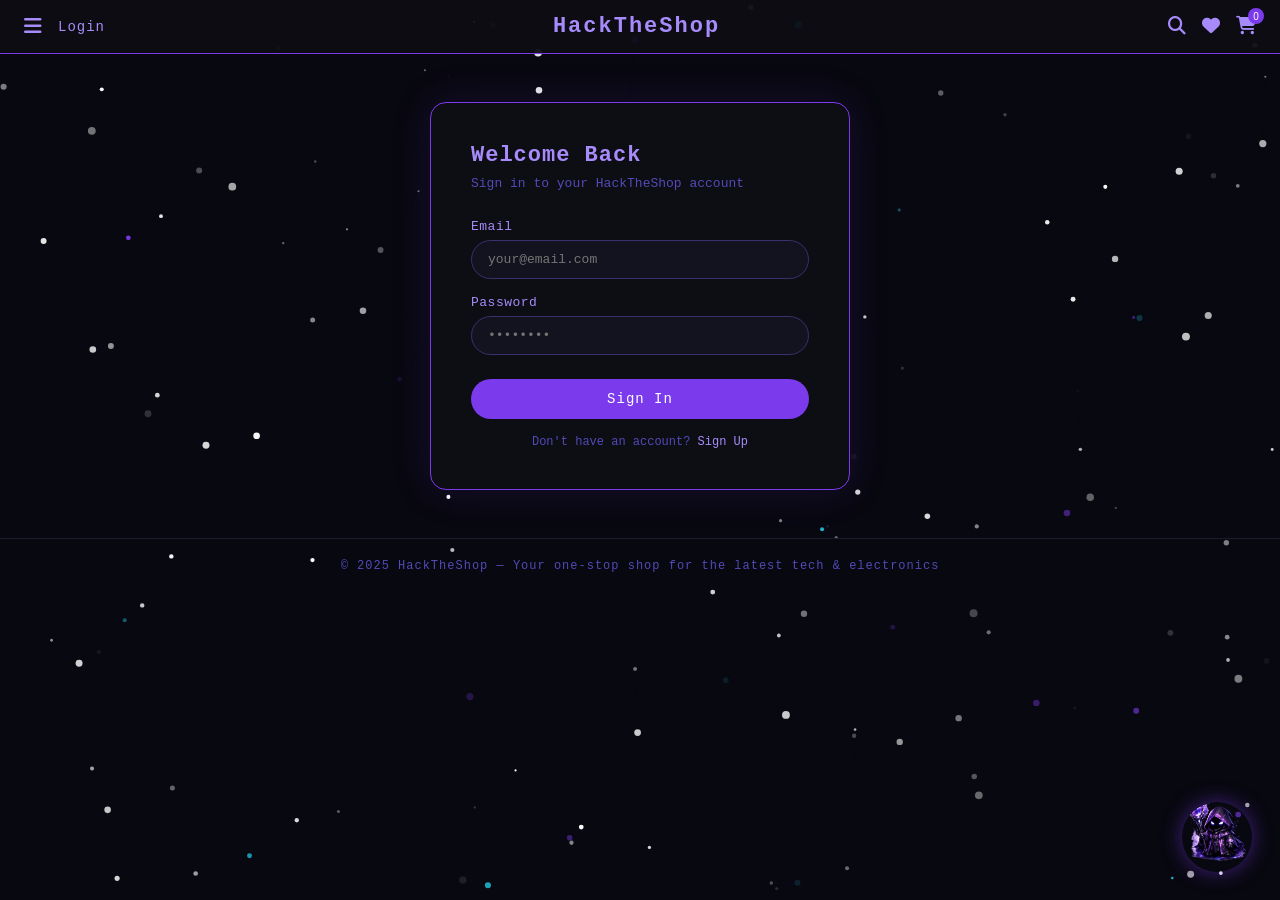
<file: hacktheshop/login.html>
<!DOCTYPE html>
<html lang="en">
<head>
  <meta charset="UTF-8">
  <meta name="viewport" content="width=device-width, initial-scale=1.0">
  <title>HackTheShop - Login</title>
  <link rel="stylesheet" href="style.css">
  <link rel="icon" type="images/png" href="images/favicon.png">
  <link rel="stylesheet" href="https://cdnjs.cloudflare.com/ajax/libs/font-awesome/6.4.0/css/all.min.css">
</head>
<body>

  <canvas id="particles"></canvas>

  <div class="wrapper">

    <aside class="sidebar" id="sidebar">
      <div class="sidebar-header">
        <button class="close-sidebar" onclick="toggleSidebar()">✕</button>
      </div>
      <nav class="sidebar-nav">
        <a href="login.html"><i class="fa fa-user"></i> Login</a>
        <a href="promotions.html"><i class="fa fa-tag"></i> Promotions</a>
        <a href="account.php"><i class="fa fa-circle-user"></i> Your Account</a>
        <a href="javascript:void(0)" onclick="toggleCSMenu(event)">
          <i class="fa fa-headset"></i> Customer Service
          <i class="fa fa-chevron-down" id="csChevron"></i>
        </a>
        <div class="sidebar-submenu" id="csSubmenu">
          <a href="chatbot.php"><i class="fa fa-comment"></i> Chat with Echo</a>
          <a href="customer-service.html"><i class="fa fa-envelope"></i> Contact Us</a>
        </div>
      </nav>
    </aside>

    <div class="overlay" id="overlay" onclick="toggleSidebar()"></div>

    <nav class="navbar">
      <div class="nav-left">
        <button class="burger" onclick="toggleSidebar()">
          <i class="fa fa-bars"></i>
        </button>
        <a href="login.html" class="nav-login">Login</a>
      </div>
      <div class="nav-center">
        <a href="index.html" style="text-decoration:none;"><span class="logo">HackTheShop</span></a>
      </div>
      <div class="nav-right">
        <button class="nav-icon" onclick="toggleSearch()"><i class="fa fa-search"></i></button>
        <button class="nav-icon" onclick="toggleWishlist()"><i class="fa fa-heart"></i></button>
        <button class="nav-icon" onclick="toggleCart()">
          <i class="fa fa-shopping-cart"></i>
          <span class="cart-count" id="cartCount">0</span>
        </button>
      </div>
    </nav>

    <div class="search-dropdown" id="searchDropdown">
      <input type="text" id="searchInput" placeholder="Search products...">
      <button onclick="searchProducts()"><i class="fa fa-search"></i></button>
    </div>

    <section class="login-section">
      <div class="login-box">
        <h2>Welcome Back</h2>
        <p class="login-subtitle">Sign in to your HackTheShop account</p>
        <form action="php/login_secure.php" method="POST">
          <div class="form-group">
            <label>Email</label>
            <input type="text" name="email" placeholder="your@email.com">
          </div>
          <div class="form-group">
            <label>Password</label>
            <input type="password" name="password" placeholder="••••••••">
          </div>
          <button type="submit" class="login-btn">Sign In</button>
        </form>
        <p class="login-hint">Don't have an account? <a href="php/register.php" target="_self">Sign Up</a></p>
      </div>
    </section>

    <div class="panel" id="cartPanel">
      <div class="panel-header">🛒 Cart<button onclick="toggleCart()">✕</button></div>
      <div class="panel-body" id="cartItems"><p class="empty-msg">Your cart is empty.</p></div>
    </div>

    <div class="panel" id="wishPanel">
      <div class="panel-header">❤️ Wishlist<button onclick="toggleWishlist()">✕</button></div>
      <div class="panel-body" id="wishItems"><p class="empty-msg">Your wishlist is empty.</p></div>
    </div>

    <div class="chatbot-bubble" onclick="toggleChatbot()">
      <img src="images/echo.png" alt="Echo" style="width:100%; height:100%; object-fit:cover; border-radius:50%;">
    </div>
    <div class="chatbot-frame" id="chatbotFrame">
      <iframe src="chatbot.php" frameborder="0"></iframe>
    </div>

    <footer class="footer">
      © 2025 HackTheShop — Your one-stop shop for the latest tech & electronics
    </footer>

  </div>

  <script src="js/main.js"></script>
</body>
</html>
</file>
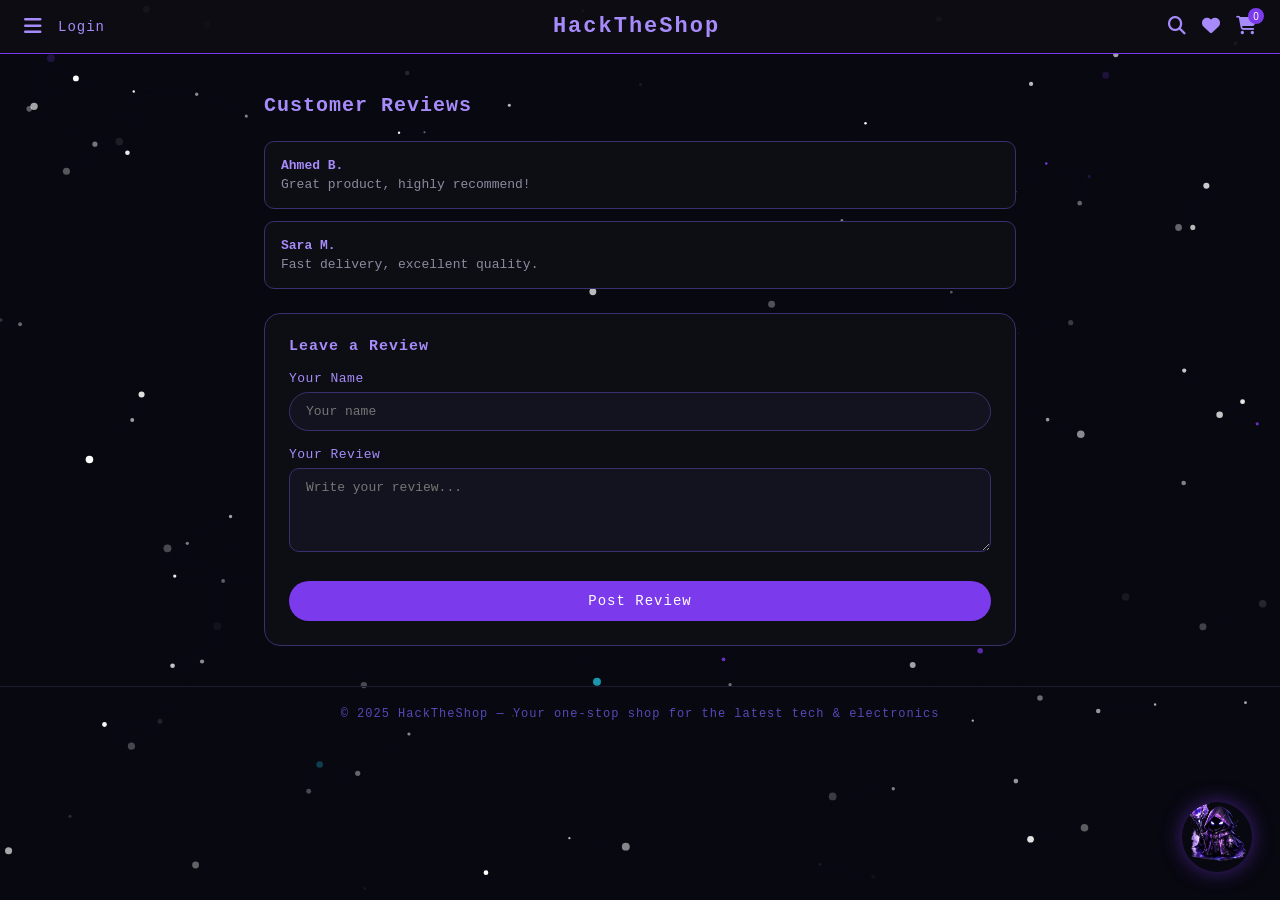
<file: hacktheshop/products.html>
<!DOCTYPE html>
<html lang="en">
<head>
  <meta charset="UTF-8">
  <meta name="viewport" content="width=device-width, initial-scale=1.0">
  <title>HackTheShop - Products</title>
  <link rel="stylesheet" href="style.css">
  <link rel="icon" type="images/png" href="images/favicon.png">
  <link rel="stylesheet" href="https://cdnjs.cloudflare.com/ajax/libs/font-awesome/6.4.0/css/all.min.css">
</head>
<body>

  <canvas id="particles"></canvas>

  <div class="wrapper">

    <aside class="sidebar" id="sidebar">
      <div class="sidebar-header">
        <button class="close-sidebar" onclick="toggleSidebar()">✕</button>
      </div>
      <nav class="sidebar-nav">
        <a href="login.html"><i class="fa fa-user"></i> Login</a>
        <a href="promotions.html"><i class="fa fa-tag"></i> Promotions</a>
        <a href="account.php"><i class="fa fa-circle-user"></i> Your Account</a>
        <a href="javascript:void(0)" onclick="toggleCSMenu(event)">
          <i class="fa fa-headset"></i> Customer Service
          <i class="fa fa-chevron-down" id="csChevron"></i>
        </a>
        <div class="sidebar-submenu" id="csSubmenu">
          <a href="chatbot.php"><i class="fa fa-comment"></i> Chat with Echo</a>
          <a href="customer-service.html"><i class="fa fa-envelope"></i> Contact Us</a>
        </div>
      </nav>
    </aside>

    <div class="overlay" id="overlay" onclick="toggleSidebar()"></div>

    <nav class="navbar">
      <div class="nav-left">
        <button class="burger" onclick="toggleSidebar()">
          <i class="fa fa-bars"></i>
        </button>
        <a href="login.html" class="nav-login">Login</a>
      </div>
      <div class="nav-center">
        <a href="index.html" style="text-decoration:none;"><span class="logo">HackTheShop</span></a>
      </div>
      <div class="nav-right">
        <button class="nav-icon" onclick="toggleSearch()"><i class="fa fa-search"></i></button>
        <button class="nav-icon" onclick="toggleWishlist()"><i class="fa fa-heart"></i></button>
        <button class="nav-icon" onclick="toggleCart()">
          <i class="fa fa-shopping-cart"></i>
          <span class="cart-count" id="cartCount">0</span>
        </button>
      </div>
    </nav>

    <div class="search-dropdown" id="searchDropdown">
      <input type="text" id="searchInput" placeholder="Search products...">
      <button onclick="searchProducts()"><i class="fa fa-search"></i></button>
    </div>

    <section class="comments-section">
      <h2 class="section-title">Customer Reviews</h2>
      <div class="comments-list" id="commentsList">
        <div class="comment-card">
          <div class="comment-author">Ahmed B.</div>
          <div class="comment-text">Great product, highly recommend!</div>
        </div>
        <div class="comment-card">
          <div class="comment-author">Sara M.</div>
          <div class="comment-text">Fast delivery, excellent quality.</div>
        </div>
      </div>
      <div class="comment-form">
        <h3>Leave a Review</h3>
        <div class="form-group">
          <label>Your Name</label>
          <input type="text" id="commentAuthor" placeholder="Your name">
        </div>
        <div class="form-group">
          <label>Your Review</label>
          <textarea id="commentText" rows="4" placeholder="Write your review..."></textarea>
        </div>
        <button class="login-btn" onclick="addComment()">Post Review</button>
      </div>
    </section>

    <div class="panel" id="cartPanel">
      <div class="panel-header">🛒 Cart<button onclick="toggleCart()">✕</button></div>
      <div class="panel-body" id="cartItems"><p class="empty-msg">Your cart is empty.</p></div>
    </div>

    <div class="panel" id="wishPanel">
      <div class="panel-header">❤️ Wishlist<button onclick="toggleWishlist()">✕</button></div>
      <div class="panel-body" id="wishItems"><p class="empty-msg">Your wishlist is empty.</p></div>
    </div>

    <div class="chatbot-bubble" onclick="toggleChatbot()">
      <img src="images/echo.png" alt="Echo" style="width:100%; height:100%; object-fit:cover; border-radius:50%;">
    </div>
    
    <div class="chatbot-frame" id="chatbotFrame">
      <iframe src="chatbot.php" frameborder="0"></iframe>
    </div>

    <footer class="footer">
      © 2025 HackTheShop — Your one-stop shop for the latest tech & electronics
    </footer>

  </div>

  <script src="js/main.js"></script>
  <script src="js/demo.js"></script>
</body>
</html>
</file>
<file: style.css>
* {
  margin: 0;
  padding: 0;
  box-sizing: border-box;
}

body {
  font-family: 'Courier New', monospace;
  background: #080810;
  color: #e2d9f3;
  min-height: 100vh;
}

/* PARTICLES */
#particles {
  position: fixed;
  top: 0;
  left: 0;
  width: 100%;
  height: 100%;
  pointer-events: none;
  z-index: 0;
}

.wrapper {
  position: relative;
  z-index: 1;
}

/* ── NAVBAR ── */
.navbar {
  display: flex;
  align-items: center;
  justify-content: space-between;
  padding: 14px 24px;
  background: rgba(13, 13, 20, 0.95);
  border-bottom: 1px solid #7c3aed;
  position: sticky;
  top: 0;
  z-index: 100;
}

.nav-left {
  display: flex;
  align-items: center;
  gap: 16px;
}

.burger {
  background: transparent;
  border: none;
  color: #a78bfa;
  font-size: 20px;
  cursor: pointer;
}

.nav-login {
  color: #a78bfa;
  text-decoration: none;
  font-size: 14px;
  letter-spacing: 1px;
}

.nav-login:hover {
  color: #d8b4fe;
}

.nav-center .logo {
  font-size: 22px;
  font-weight: bold;
  color: #a78bfa;
  letter-spacing: 2px;
}

.nav-right {
  display: flex;
  align-items: center;
  gap: 16px;
}

.nav-icon {
  background: transparent;
  border: none;
  color: #a78bfa;
  font-size: 18px;
  cursor: pointer;
  position: relative;
  transition: color 0.2s;
}

.nav-icon:hover {
  color: #d8b4fe;
}

.cart-count {
  position: absolute;
  top: -8px;
  right: -8px;
  background: #7c3aed;
  color: white;
  font-size: 10px;
  width: 16px;
  height: 16px;
  border-radius: 50%;
  display: flex;
  align-items: center;
  justify-content: center;
}

/* ── SEARCH DROPDOWN ── */
.search-dropdown {
  display: none;
  padding: 12px 24px;
  background: rgba(13, 13, 20, 0.98);
  border-bottom: 1px solid #3b2f6e;
  gap: 8px;
  align-items: center;
}

.search-dropdown.active {
  display: flex;
}

.search-dropdown input {
  flex: 1;
  background: #13131f;
  border: 1px solid #3b2f6e;
  border-radius: 25px;
  padding: 10px 16px;
  color: #e2d9f3;
  font-family: 'Courier New', monospace;
  font-size: 14px;
  outline: none;
}

.search-dropdown input:focus {
  border-color: #7c3aed;
}

.search-dropdown button {
  background: #7c3aed;
  border: none;
  color: white;
  padding: 10px 20px;
  border-radius: 25px;
  cursor: pointer;
  font-size: 14px;
}

/* ── SIDEBAR ── */
.sidebar {
  position: fixed;
  top: 0;
  left: -280px;
  width: 260px;
  height: 100vh;
  background: #0d0d14;
  border-right: 1px solid #7c3aed;
  z-index: 200;
  transition: left 0.3s ease;
  padding: 20px 0;
}

.sidebar.open {
  left: 0;
}

.sidebar-header {
  display: flex;
  justify-content: flex-end;
  padding: 0 16px 16px;
  border-bottom: 1px solid #3b2f6e;
  margin-bottom: 16px;
}

.close-sidebar {
  background: transparent;
  border: none;
  color: #a78bfa;
  font-size: 18px;
  cursor: pointer;
}

.sidebar-nav {
  display: flex;
  flex-direction: column;
}

.sidebar-nav a {
  color: #a78bfa;
  text-decoration: none;
  padding: 14px 24px;
  font-size: 14px;
  letter-spacing: 1px;
  border-bottom: 1px solid #1e1a2e;
  display: flex;
  align-items: center;
  gap: 12px;
  transition: background 0.2s, color 0.2s;
}

.sidebar-nav a:hover {
  background: #1e0a3c;
  color: #d8b4fe;
}

/* ── OVERLAY ── */
.overlay {
  display: none;
  position: fixed;
  top: 0;
  left: 0;
  width: 100%;
  height: 100%;
  background: rgba(0, 0, 0, 0.5);
  z-index: 150;
}

.overlay.active {
  display: block;
}

/* ── CATEGORIES ── */
.categories {
  display: flex;
  gap: 10px;
  padding: 16px 24px;
  background: rgba(13, 13, 20, 0.9);
  border-bottom: 1px solid #1e1a2e;
  overflow-x: auto;
}

.cat-btn {
  padding: 8px 20px;
  border: 1px solid #3b2f6e;
  border-radius: 20px;
  background: transparent;
  color: #a78bfa;
  cursor: pointer;
  font-family: 'Courier New', monospace;
  font-size: 13px;
  letter-spacing: 0.5px;
  white-space: nowrap;
  transition: all 0.2s;
}

.cat-btn:hover,
.cat-btn.active {
  background: #7c3aed;
  color: white;
  border-color: #7c3aed;
}

/* ── PRODUCTS GRID ── */
.products-grid {
  display: grid;
  grid-template-columns: repeat(auto-fill, minmax(200px, 1fr));
  gap: 20px;
  padding: 24px;
}

.product-card {
  background: #0d0d14;
  border: 1px solid #3b2f6e;
  border-radius: 16px;
  overflow: hidden;
  transition: border-color 0.2s, transform 0.2s;
}

.product-card:hover {
  border-color: #7c3aed;
  transform: translateY(-4px);
}

.product-img {
  background: #13131f;
  height: 140px;
  display: flex;
  align-items: center;
  justify-content: center;
  font-size: 52px;
}

.product-info {
  padding: 14px;
}

.product-name {
  font-size: 14px;
  color: #e2d9f3;
  margin-bottom: 6px;
  letter-spacing: 0.5px;
}

.product-price {
  color: #a78bfa;
  font-size: 16px;
  font-weight: bold;
  margin-bottom: 12px;
}

.product-actions {
  display: flex;
  gap: 8px;
}

.btn-cart {
  flex: 1;
  background: #7c3aed;
  border: none;
  color: white;
  padding: 8px;
  border-radius: 8px;
  cursor: pointer;
  font-family: 'Courier New', monospace;
  font-size: 12px;
  transition: background 0.2s;
}

.btn-cart:hover {
  background: #6d28d9;
}

.btn-wish {
  background: transparent;
  border: 1px solid #3b2f6e;
  color: #a78bfa;
  padding: 8px 12px;
  border-radius: 8px;
  cursor: pointer;
  transition: all 0.2s;
}

.btn-wish:hover,
.btn-wish.active {
  background: #1e0a3c;
  color: #f472b6;
  border-color: #f472b6;
}

/* ── PANELS (CART & WISHLIST) ── */
.panel {
  position: fixed;
  top: 0;
  right: -350px;
  width: 320px;
  height: 100vh;
  background: #0d0d14;
  border-left: 1px solid #7c3aed;
  z-index: 200;
  transition: right 0.3s ease;
  display: flex;
  flex-direction: column;
}

.panel.open {
  right: 0;
}

.panel-header {
  display: flex;
  justify-content: space-between;
  align-items: center;
  padding: 16px 20px;
  border-bottom: 1px solid #3b2f6e;
  color: #a78bfa;
  font-size: 15px;
  font-weight: bold;
}

.panel-header button {
  background: transparent;
  border: none;
  color: #a78bfa;
  font-size: 16px;
  cursor: pointer;
}

.panel-body {
  flex: 1;
  padding: 16px;
  overflow-y: auto;
}

.empty-msg {
  color: #534AB7;
  font-size: 13px;
  text-align: center;
  margin-top: 40px;
}

.cart-item {
  display: flex;
  justify-content: space-between;
  align-items: center;
  padding: 10px 0;
  border-bottom: 1px solid #1e1a2e;
  font-size: 13px;
  color: #e2d9f3;
}

/* ── CHATBOT BUBBLE ── */
.chatbot-bubble {
  position: fixed;
  bottom: 28px;
  right: 28px;
  width: 70px;
  height: 70px;
  background: transparent;
  border-radius: 50%;
  display: flex;
  align-items: center;
  justify-content: center;
  cursor: pointer;
  z-index: 300;
  box-shadow: 0 0 20px rgba(124, 58, 237, 0.5);
  transition: transform 0.2s;
  overflow: hidden;
}

.chatbot-bubble:hover {
  transform: scale(1.1);
}

.chatbot-frame {
  position: fixed;
  bottom: 96px;
  right: 28px;
  width: 430px;
  height: 700px;
  z-index: 300;
  display: none;
  border-radius: 22px;
  overflow: hidden;
  box-shadow: 0 0 60px rgba(124, 58, 237, 0.3);
}

.chatbot-frame.open {
  display: block;
}

.chatbot-frame iframe {
  width: 100%;
  height: 100%;
  border: none;
}

/* ── FOOTER ── */
.footer {
  text-align: center;
  padding: 20px;
  color: #534AB7;
  font-size: 12px;
  border-top: 1px solid #1e1a2e;
  letter-spacing: 1px;
}

.product-img {
  width: 100%;
  height: 160px;
  object-fit: cover;
}

/* ── LOGIN ── */
.login-section {
  display: flex;
  flex-direction: column;
  align-items: center;
  gap: 32px;
  padding: 48px 24px;
}

.login-box {
  background: #0d0d14;
  border: 1px solid #7c3aed;
  border-radius: 16px;
  padding: 40px;
  width: 100%;
  max-width: 420px;
  box-shadow: 0 0 40px rgba(124, 58, 237, 0.15);
}

.login-box h2 {
  font-size: 22px;
  color: #a78bfa;
  margin-bottom: 8px;
  letter-spacing: 1px;
}

.login-subtitle {
  color: #534AB7;
  font-size: 13px;
  margin-bottom: 28px;
}

.form-group {
  margin-bottom: 16px;
}

.form-group label {
  display: block;
  font-size: 13px;
  color: #a78bfa;
  margin-bottom: 6px;
  letter-spacing: 0.5px;
}

.form-group input {
  width: 100%;
  padding: 11px 16px;
  background: #13131f;
  border: 1px solid #3b2f6e;
  border-radius: 25px;
  color: #e2d9f3;
  font-family: 'Courier New', monospace;
  font-size: 13px;
  outline: none;
  transition: border-color 0.2s;
}

.form-group input:focus {
  border-color: #7c3aed;
}

.login-btn {
  width: 100%;
  padding: 12px;
  background: #7c3aed;
  color: white;
  border: none;
  border-radius: 25px;
  font-family: 'Courier New', monospace;
  font-size: 14px;
  letter-spacing: 1px;
  cursor: pointer;
  margin-top: 8px;
  transition: background 0.2s;
}

.login-btn:hover {
  background: #6d28d9;
}

.login-hint {
  text-align: center;
  color: #534AB7;
  font-size: 12px;
  margin-top: 16px;
}

.login-hint a {
  color: #a78bfa;
  text-decoration: none;
}

/* ── EDU ZONE ── */
.edu-box {
  width: 100%;
  max-width: 700px;
  border: 1px solid #3b2f6e;
  border-radius: 16px;
  overflow: hidden;
}

.edu-header {
  background: #13131f;
  color: #a78bfa;
  padding: 14px 20px;
  font-size: 15px;
  font-weight: bold;
  border-bottom: 1px solid #3b2f6e;
  letter-spacing: 1px;
}

.edu-content {
  background: #0d0d14;
  padding: 20px;
  display: flex;
  flex-direction: column;
  gap: 16px;
}

.edu-block {
  padding: 14px 16px;
  border-radius: 10px;
  background: #13131f;
  border-left: 3px solid #7c3aed;
}

.edu-block.warning {
  border-left-color: #f59e0b;
}

.edu-block.success {
  border-left-color: #22d3ee;
}

.edu-block h3 {
  font-size: 13px;
  color: #a78bfa;
  margin-bottom: 8px;
  letter-spacing: 0.5px;
}

.edu-block p {
  font-size: 13px;
  color: #8b8ba0;
  line-height: 1.6;
}

.code-block {
  background: #080810;
  color: #22d3ee;
  padding: 10px 14px;
  border-radius: 8px;
  font-family: 'Courier New', monospace;
  font-size: 12px;
  margin: 8px 0;
  border: 1px solid #1e1a2e;
}

/* ── MESSAGES ── */
.error-msg {
  background: #1e0a3c;
  color: #f472b6;
  padding: 12px 16px;
  border-radius: 10px;
  border: 1px solid #7c3aed;
  margin-bottom: 16px;
  font-size: 13px;
}

.success-msg {
  background: #0a1e2e;
  color: #22d3ee;
  padding: 12px 16px;
  border-radius: 10px;
  border: 1px solid #22d3ee;
  margin-bottom: 16px;
  font-size: 13px;
}

/* ── COMMENTS ── */
.comments-section {
  padding: 40px 24px;
  max-width: 800px;
  margin: 0 auto;
}

.section-title {
  font-size: 20px;
  color: #a78bfa;
  margin-bottom: 24px;
  letter-spacing: 1px;
}

.comments-list {
  display: flex;
  flex-direction: column;
  gap: 12px;
  margin-bottom: 24px;
}

.comment-card {
  background: #0d0d14;
  padding: 16px;
  border-radius: 10px;
  border: 1px solid #3b2f6e;
}

.comment-author {
  font-size: 13px;
  color: #a78bfa;
  margin-bottom: 4px;
  font-weight: bold;
}

.comment-text {
  font-size: 13px;
  color: #8b8ba0;
}

.comment-form {
  background: #0d0d14;
  padding: 24px;
  border-radius: 16px;
  border: 1px solid #3b2f6e;
}

.comment-form h3 {
  font-size: 15px;
  color: #a78bfa;
  margin-bottom: 16px;
  letter-spacing: 1px;
}

textarea {
  width: 100%;
  padding: 11px 16px;
  background: #13131f;
  border: 1px solid #3b2f6e;
  border-radius: 10px;
  color: #e2d9f3;
  font-family: 'Courier New', monospace;
  font-size: 13px;
  outline: none;
  resize: vertical;
}

textarea:focus {
  border-color: #7c3aed;
}

/* ── SEARCH PAGE ── */
.search-section {
  padding: 60px 24px;
  text-align: center;
  max-width: 800px;
  margin: 0 auto;
}

.search-section h2 {
  font-size: 24px;
  color: #a78bfa;
  margin-bottom: 8px;
  letter-spacing: 1px;
}

.search-subtitle {
  color: #534AB7;
  font-size: 13px;
  margin-bottom: 32px;
}

.search-bar {
  display: flex;
  justify-content: center;
  gap: 8px;
  margin-bottom: 32px;
}

.search-bar input {
  width: 400px;
  padding: 11px 20px;
  background: #13131f;
  border: 1px solid #3b2f6e;
  border-radius: 25px;
  color: #e2d9f3;
  font-family: 'Courier New', monospace;
  font-size: 13px;
  outline: none;
}

.search-bar input:focus {
  border-color: #7c3aed;
}

.search-bar button {
  background: #7c3aed;
  border: none;
  color: white;
  padding: 11px 24px;
  border-radius: 25px;
  cursor: pointer;
  font-family: 'Courier New', monospace;
  font-size: 13px;
  transition: background 0.2s;
}

.search-bar button:hover {
  background: #6d28d9;
}

.search-result {
  text-align: left;
}

.search-info {
  font-size: 13px;
  color: #534AB7;
  margin-bottom: 16px;
}

.no-result {
  color: #534AB7;
  font-size: 13px;
  text-align: center;
  margin-top: 40px;
}

/* ── PROMOTIONS ── */
.promo-banner {
  background: linear-gradient(90deg, #7c3aed, #4f46e5);
  color: white;
  text-align: center;
  padding: 12px;
  font-size: 14px;
  letter-spacing: 1px;
  font-family: 'Courier New', monospace;
}

.promo-section {
  padding: 32px 24px;
}

.promo-badge {
  position: absolute;
  top: 12px;
  left: 12px;
  background: #7c3aed;
  color: white;
  font-size: 12px;
  font-weight: bold;
  padding: 4px 10px;
  border-radius: 20px;
  font-family: 'Courier New', monospace;
  z-index: 1;
}

.product-card {
  position: relative;
}

.promo-prices {
  display: flex;
  align-items: center;
  gap: 8px;
  margin-bottom: 12px;
}

.old-price {
  color: #534AB7;
  font-size: 12px;
  text-decoration: line-through;
}
/* ── ACCOUNT ── */
.account-section {
  padding: 40px 24px;
  max-width: 800px;
  margin: 0 auto;
  display: flex;
  flex-direction: column;
  gap: 24px;
}

.account-card {
  background: #0d0d14;
  border: 1px solid #7c3aed;
  border-radius: 16px;
  padding: 24px;
  display: flex;
  align-items: center;
  gap: 20px;
  box-shadow: 0 0 30px rgba(124, 58, 237, 0.15);
}

.account-avatar {
  width: 70px;
  height: 70px;
  border-radius: 50%;
  background: #13131f;
  border: 2px solid #7c3aed;
  display: flex;
  align-items: center;
  justify-content: center;
  font-size: 28px;
  color: #a78bfa;
}

.account-info h2 {
  font-size: 18px;
  color: #a78bfa;
  margin-bottom: 4px;
}

.account-info p {
  font-size: 13px;
  color: #534AB7;
  margin-bottom: 8px;
}

.account-badge {
  background: #1e0a3c;
  color: #a78bfa;
  font-size: 11px;
  padding: 4px 12px;
  border-radius: 20px;
  border: 1px solid #7c3aed;
}

.account-grid {
  display: grid;
  grid-template-columns: repeat(3, 1fr);
  gap: 16px;
}

.account-item {
  background: #0d0d14;
  border: 1px solid #3b2f6e;
  border-radius: 12px;
  padding: 20px;
  cursor: pointer;
  transition: border-color 0.2s, transform 0.2s;
  text-align: center;
}

.account-item:hover {
  border-color: #7c3aed;
  transform: translateY(-4px);
}

.account-icon {
  font-size: 24px;
  color: #a78bfa;
  margin-bottom: 10px;
}

.account-label {
  font-size: 14px;
  color: #e2d9f3;
  margin-bottom: 4px;
}

.account-desc {
  font-size: 11px;
  color: #534AB7;
}

.logout-btn {
  background: transparent;
  border: 1px solid #7c3aed;
  color: #f472b6;
  padding: 12px 24px;
  border-radius: 25px;
  cursor: pointer;
  font-family: 'Courier New', monospace;
  font-size: 13px;
  letter-spacing: 1px;
  transition: all 0.2s;
  align-self: center;
}

.logout-btn:hover {
  background: #1e0a3c;
}

/* ── ACCOUNT MODAL ── */
.account-modal {
  display: none;
  position: fixed;
  top: 0;
  left: 0;
  width: 100%;
  height: 100%;
  background: rgba(0, 0, 0, 0.7);
  z-index: 400;
  align-items: center;
  justify-content: center;
}

.account-modal.open {
  display: flex;
}

.modal-box {
  background: #0d0d14;
  border: 1px solid #7c3aed;
  border-radius: 16px;
  padding: 28px;
  width: 90%;
  max-width: 480px;
  position: relative;
  box-shadow: 0 0 40px rgba(124, 58, 237, 0.3);
}

.modal-box h3 {
  color: #a78bfa;
  font-size: 16px;
  margin-bottom: 20px;
  letter-spacing: 1px;
}

.modal-close {
  position: absolute;
  top: 16px;
  right: 16px;
  background: transparent;
  border: none;
  color: #a78bfa;
  font-size: 16px;
  cursor: pointer;
}

.modal-list {
  display: flex;
  flex-direction: column;
  gap: 10px;
}

.modal-item {
  display: flex;
  justify-content: space-between;
  align-items: center;
  padding: 12px 16px;
  background: #13131f;
  border-radius: 10px;
  border: 1px solid #3b2f6e;
  font-size: 13px;
  color: #e2d9f3;
}

.badge-delivered {
  background: #0a1e2e;
  color: #22d3ee;
  font-size: 11px;
  padding: 3px 10px;
  border-radius: 20px;
  border: 1px solid #22d3ee;
}

.badge-shipping {
  background: #1e1a0a;
  color: #f59e0b;
  font-size: 11px;
  padding: 3px 10px;
  border-radius: 20px;
  border: 1px solid #f59e0b;
}

.badge-pending {
  background: #1e0a3c;
  color: #a78bfa;
  font-size: 11px;
  padding: 3px 10px;
  border-radius: 20px;
  border: 1px solid #7c3aed;
}

/* ── CUSTOMER SERVICE ── */
.cs-section {
  padding: 40px 24px;
  max-width: 1000px;
  margin: 0 auto;
  display: flex;
  flex-direction: column;
  gap: 32px;
}

.cs-header {
  text-align: center;
}

.cs-header h2 {
  font-size: 26px;
  color: #a78bfa;
  margin-bottom: 8px;
  letter-spacing: 1px;
}

.cs-header p {
  color: #534AB7;
  font-size: 14px;
}

.cs-grid {
  display: grid;
  grid-template-columns: 1fr;
  gap: 24px;
  max-width: 600px;
  margin: 0 auto;
}

.cs-box {
  background: #0d0d14;
  border: 1px solid #3b2f6e;
  border-radius: 16px;
  padding: 24px;
  display: flex;
  flex-direction: column;
  gap: 16px;
}

.cs-box h3 {
  font-size: 15px;
  color: #a78bfa;
  letter-spacing: 1px;
}

select {
  width: 100%;
  padding: 11px 16px;
  background: #13131f;
  border: 1px solid #3b2f6e;
  border-radius: 25px;
  color: #e2d9f3;
  font-family: 'Courier New', monospace;
  font-size: 13px;
  outline: none;
}

select:focus {
  border-color: #7c3aed;
}

.cs-chat-desc {
  color: #534AB7;
  font-size: 13px;
}

.cs-chat-preview {
  background: #080810;
  border: 1px solid #1e1a2e;
  border-radius: 12px;
  padding: 16px;
  display: flex;
  flex-direction: column;
  gap: 10px;
}

.cs-chat-msg {
  padding: 10px 14px;
  border-radius: 12px;
  font-size: 12px;
  line-height: 1.5;
  max-width: 85%;
}

.cs-chat-msg.bot {
  background: #13131f;
  color: #e2d9f3;
  border: 1px solid #3b2f6e;
  align-self: flex-start;
}

.cs-chat-msg.user {
  background: #1e0a3c;
  color: #d8b4fe;
  border: 1px solid #7c3aed;
  align-self: flex-end;
}

.cs-info-grid {
  display: grid;
  grid-template-columns: repeat(3, 1fr);
  gap: 16px;
}

.cs-info-item {
  background: #0d0d14;
  border: 1px solid #3b2f6e;
  border-radius: 12px;
  padding: 20px;
  display: flex;
  align-items: center;
  gap: 16px;
  color: #a78bfa;
  font-size: 20px;
}

.cs-info-title {
  font-size: 13px;
  color: #a78bfa;
  margin-bottom: 4px;
}

.cs-info-desc {
  font-size: 12px;
  color: #534AB7;
}
/* ── SIDEBAR SUBMENU ── */
.sidebar-submenu {
  display: none;
  flex-direction: column;
  background: #080810;
}

.sidebar-submenu.open {
  display: flex;
}

.sidebar-submenu a {
  padding: 10px 24px 10px 40px !important;
  font-size: 13px !important;
  border-bottom: 1px solid #1e1a2e !important;
  color: #7c3aed !important;
}

.sidebar-submenu a:hover {
  color: #a78bfa !important;
  background: #1e0a3c !important;
}

.comment-date {
  font-size: 11px;
  color: #534AB7;
  margin-top: 4px;
}
/* ── PRODUCT MODAL ── */
.product-modal {
  display: none;
  position: fixed;
  top: 0;
  left: 0;
  width: 100%;
  height: 100%;
  background: rgba(0, 0, 0, 0.8);
  z-index: 400;
  align-items: center;
  justify-content: center;
  overflow-y: auto;
}

.product-modal.open {
  display: flex;
}

.product-modal-box {
  background: #0d0d14;
  border: 1px solid #7c3aed;
  border-radius: 16px;
  padding: 28px;
  width: 90%;
  max-width: 700px;
  position: relative;
  box-shadow: 0 0 40px rgba(124, 58, 237, 0.3);
  margin: 20px auto;
}

.product-modal-content {
  display: flex;
  gap: 24px;
  margin-bottom: 24px;
}

.product-modal-img {
  width: 250px;
  height: 200px;
  object-fit: cover;
  border-radius: 12px;
  border: 1px solid #3b2f6e;
}

.product-modal-info {
  flex: 1;
  display: flex;
  flex-direction: column;
  gap: 12px;
}

.product-modal-info h2 {
  color: #a78bfa;
  font-size: 20px;
}

.product-modal-price {
  color: #7c3aed;
  font-size: 22px;
  font-weight: bold;
}

.product-modal-desc {
  color: #8b8ba0;
  font-size: 13px;
  line-height: 1.6;
}

.product-modal-comments {
  border-top: 1px solid #3b2f6e;
  padding-top: 20px;
}

.product-modal-comments h3 {
  color: #a78bfa;
  font-size: 15px;
  margin-bottom: 16px;
  letter-spacing: 1px;
}
</file>
<file: hacktheshop/style.css>
* {
  margin: 0;
  padding: 0;
  box-sizing: border-box;
}

body {
  font-family: 'Courier New', monospace;
  background: #080810;
  color: #e2d9f3;
  min-height: 100vh;
}

/* PARTICLES */
#particles {
  position: fixed;
  top: 0;
  left: 0;
  width: 100%;
  height: 100%;
  pointer-events: none;
  z-index: 0;
}

.wrapper {
  position: relative;
  z-index: 1;
}

/* ── NAVBAR ── */
.navbar {
  display: flex;
  align-items: center;
  justify-content: space-between;
  padding: 14px 24px;
  background: rgba(13, 13, 20, 0.95);
  border-bottom: 1px solid #7c3aed;
  position: sticky;
  top: 0;
  z-index: 100;
}

.nav-left {
  display: flex;
  align-items: center;
  gap: 16px;
}

.burger {
  background: transparent;
  border: none;
  color: #a78bfa;
  font-size: 20px;
  cursor: pointer;
}

.nav-login {
  color: #a78bfa;
  text-decoration: none;
  font-size: 14px;
  letter-spacing: 1px;
}

.nav-login:hover {
  color: #d8b4fe;
}

.nav-center .logo {
  font-size: 22px;
  font-weight: bold;
  color: #a78bfa;
  letter-spacing: 2px;
}

.nav-right {
  display: flex;
  align-items: center;
  gap: 16px;
}

.nav-icon {
  background: transparent;
  border: none;
  color: #a78bfa;
  font-size: 18px;
  cursor: pointer;
  position: relative;
  transition: color 0.2s;
}

.nav-icon:hover {
  color: #d8b4fe;
}

.cart-count {
  position: absolute;
  top: -8px;
  right: -8px;
  background: #7c3aed;
  color: white;
  font-size: 10px;
  width: 16px;
  height: 16px;
  border-radius: 50%;
  display: flex;
  align-items: center;
  justify-content: center;
}

/* ── SEARCH DROPDOWN ── */
.search-dropdown {
  display: none;
  padding: 12px 24px;
  background: rgba(13, 13, 20, 0.98);
  border-bottom: 1px solid #3b2f6e;
  gap: 8px;
  align-items: center;
}

.search-dropdown.active {
  display: flex;
}

.search-dropdown input {
  flex: 1;
  background: #13131f;
  border: 1px solid #3b2f6e;
  border-radius: 25px;
  padding: 10px 16px;
  color: #e2d9f3;
  font-family: 'Courier New', monospace;
  font-size: 14px;
  outline: none;
}

.search-dropdown input:focus {
  border-color: #7c3aed;
}

.search-dropdown button {
  background: #7c3aed;
  border: none;
  color: white;
  padding: 10px 20px;
  border-radius: 25px;
  cursor: pointer;
  font-size: 14px;
}

/* ── SIDEBAR ── */
.sidebar {
  position: fixed;
  top: 0;
  left: -280px;
  width: 260px;
  height: 100vh;
  background: #0d0d14;
  border-right: 1px solid #7c3aed;
  z-index: 200;
  transition: left 0.3s ease;
  padding: 20px 0;
}

.sidebar.open {
  left: 0;
}

.sidebar-header {
  display: flex;
  justify-content: flex-end;
  padding: 0 16px 16px;
  border-bottom: 1px solid #3b2f6e;
  margin-bottom: 16px;
}

.close-sidebar {
  background: transparent;
  border: none;
  color: #a78bfa;
  font-size: 18px;
  cursor: pointer;
}

.sidebar-nav {
  display: flex;
  flex-direction: column;
}

.sidebar-nav a {
  color: #a78bfa;
  text-decoration: none;
  padding: 14px 24px;
  font-size: 14px;
  letter-spacing: 1px;
  border-bottom: 1px solid #1e1a2e;
  display: flex;
  align-items: center;
  gap: 12px;
  transition: background 0.2s, color 0.2s;
}

.sidebar-nav a:hover {
  background: #1e0a3c;
  color: #d8b4fe;
}

/* ── OVERLAY ── */
.overlay {
  display: none;
  position: fixed;
  top: 0;
  left: 0;
  width: 100%;
  height: 100%;
  background: rgba(0, 0, 0, 0.5);
  z-index: 150;
}

.overlay.active {
  display: block;
}

/* ── CATEGORIES ── */
.categories {
  display: flex;
  gap: 10px;
  padding: 16px 24px;
  background: rgba(13, 13, 20, 0.9);
  border-bottom: 1px solid #1e1a2e;
  overflow-x: auto;
}

.cat-btn {
  padding: 8px 20px;
  border: 1px solid #3b2f6e;
  border-radius: 20px;
  background: transparent;
  color: #a78bfa;
  cursor: pointer;
  font-family: 'Courier New', monospace;
  font-size: 13px;
  letter-spacing: 0.5px;
  white-space: nowrap;
  transition: all 0.2s;
}

.cat-btn:hover,
.cat-btn.active {
  background: #7c3aed;
  color: white;
  border-color: #7c3aed;
}

/* ── PRODUCTS GRID ── */
.products-grid {
  display: grid;
  grid-template-columns: repeat(auto-fill, minmax(200px, 1fr));
  gap: 20px;
  padding: 24px;
}

.product-card {
  background: #0d0d14;
  border: 1px solid #3b2f6e;
  border-radius: 16px;
  overflow: hidden;
  transition: border-color 0.2s, transform 0.2s;
}

.product-card:hover {
  border-color: #7c3aed;
  transform: translateY(-4px);
}

.product-img {
  background: #13131f;
  height: 140px;
  display: flex;
  align-items: center;
  justify-content: center;
  font-size: 52px;
}

.product-info {
  padding: 14px;
}

.product-name {
  font-size: 14px;
  color: #e2d9f3;
  margin-bottom: 6px;
  letter-spacing: 0.5px;
}

.product-price {
  color: #a78bfa;
  font-size: 16px;
  font-weight: bold;
  margin-bottom: 12px;
}

.product-actions {
  display: flex;
  gap: 8px;
}

.btn-cart {
  flex: 1;
  background: #7c3aed;
  border: none;
  color: white;
  padding: 8px;
  border-radius: 8px;
  cursor: pointer;
  font-family: 'Courier New', monospace;
  font-size: 12px;
  transition: background 0.2s;
}

.btn-cart:hover {
  background: #6d28d9;
}

.btn-wish {
  background: transparent;
  border: 1px solid #3b2f6e;
  color: #a78bfa;
  padding: 8px 12px;
  border-radius: 8px;
  cursor: pointer;
  transition: all 0.2s;
}

.btn-wish:hover,
.btn-wish.active {
  background: #1e0a3c;
  color: #f472b6;
  border-color: #f472b6;
}

/* ── PANELS (CART & WISHLIST) ── */
.panel {
  position: fixed;
  top: 0;
  right: -350px;
  width: 320px;
  height: 100vh;
  background: #0d0d14;
  border-left: 1px solid #7c3aed;
  z-index: 200;
  transition: right 0.3s ease;
  display: flex;
  flex-direction: column;
}

.panel.open {
  right: 0;
}

.panel-header {
  display: flex;
  justify-content: space-between;
  align-items: center;
  padding: 16px 20px;
  border-bottom: 1px solid #3b2f6e;
  color: #a78bfa;
  font-size: 15px;
  font-weight: bold;
}

.panel-header button {
  background: transparent;
  border: none;
  color: #a78bfa;
  font-size: 16px;
  cursor: pointer;
}

.panel-body {
  flex: 1;
  padding: 16px;
  overflow-y: auto;
}

.empty-msg {
  color: #534AB7;
  font-size: 13px;
  text-align: center;
  margin-top: 40px;
}

.cart-item {
  display: flex;
  justify-content: space-between;
  align-items: center;
  padding: 10px 0;
  border-bottom: 1px solid #1e1a2e;
  font-size: 13px;
  color: #e2d9f3;
}

/* ── CHATBOT BUBBLE ── */
.chatbot-bubble {
  position: fixed;
  bottom: 28px;
  right: 28px;
  width: 70px;
  height: 70px;
  background: transparent;
  border-radius: 50%;
  display: flex;
  align-items: center;
  justify-content: center;
  cursor: pointer;
  z-index: 300;
  box-shadow: 0 0 20px rgba(124, 58, 237, 0.5);
  transition: transform 0.2s;
  overflow: hidden;
}

.chatbot-bubble:hover {
  transform: scale(1.1);
}

.chatbot-frame {
  position: fixed;
  bottom: 96px;
  right: 28px;
  width: 430px;
  height: 700px;
  z-index: 300;
  display: none;
  border-radius: 22px;
  overflow: hidden;
  box-shadow: 0 0 60px rgba(124, 58, 237, 0.3);
}

.chatbot-frame.open {
  display: block;
}

.chatbot-frame iframe {
  width: 100%;
  height: 100%;
  border: none;
}

/* ── FOOTER ── */
.footer {
  text-align: center;
  padding: 20px;
  color: #534AB7;
  font-size: 12px;
  border-top: 1px solid #1e1a2e;
  letter-spacing: 1px;
}

.product-img {
  width: 100%;
  height: 160px;
  object-fit: cover;
}

/* ── LOGIN ── */
.login-section {
  display: flex;
  flex-direction: column;
  align-items: center;
  gap: 32px;
  padding: 48px 24px;
}

.login-box {
  background: #0d0d14;
  border: 1px solid #7c3aed;
  border-radius: 16px;
  padding: 40px;
  width: 100%;
  max-width: 420px;
  box-shadow: 0 0 40px rgba(124, 58, 237, 0.15);
}

.login-box h2 {
  font-size: 22px;
  color: #a78bfa;
  margin-bottom: 8px;
  letter-spacing: 1px;
}

.login-subtitle {
  color: #534AB7;
  font-size: 13px;
  margin-bottom: 28px;
}

.form-group {
  margin-bottom: 16px;
}

.form-group label {
  display: block;
  font-size: 13px;
  color: #a78bfa;
  margin-bottom: 6px;
  letter-spacing: 0.5px;
}

.form-group input {
  width: 100%;
  padding: 11px 16px;
  background: #13131f;
  border: 1px solid #3b2f6e;
  border-radius: 25px;
  color: #e2d9f3;
  font-family: 'Courier New', monospace;
  font-size: 13px;
  outline: none;
  transition: border-color 0.2s;
}

.form-group input:focus {
  border-color: #7c3aed;
}

.login-btn {
  width: 100%;
  padding: 12px;
  background: #7c3aed;
  color: white;
  border: none;
  border-radius: 25px;
  font-family: 'Courier New', monospace;
  font-size: 14px;
  letter-spacing: 1px;
  cursor: pointer;
  margin-top: 8px;
  transition: background 0.2s;
}

.login-btn:hover {
  background: #6d28d9;
}

.login-hint {
  text-align: center;
  color: #534AB7;
  font-size: 12px;
  margin-top: 16px;
}

.login-hint a {
  color: #a78bfa;
  text-decoration: none;
}

/* ── EDU ZONE ── */
.edu-box {
  width: 100%;
  max-width: 700px;
  border: 1px solid #3b2f6e;
  border-radius: 16px;
  overflow: hidden;
}

.edu-header {
  background: #13131f;
  color: #a78bfa;
  padding: 14px 20px;
  font-size: 15px;
  font-weight: bold;
  border-bottom: 1px solid #3b2f6e;
  letter-spacing: 1px;
}

.edu-content {
  background: #0d0d14;
  padding: 20px;
  display: flex;
  flex-direction: column;
  gap: 16px;
}

.edu-block {
  padding: 14px 16px;
  border-radius: 10px;
  background: #13131f;
  border-left: 3px solid #7c3aed;
}

.edu-block.warning {
  border-left-color: #f59e0b;
}

.edu-block.success {
  border-left-color: #22d3ee;
}

.edu-block h3 {
  font-size: 13px;
  color: #a78bfa;
  margin-bottom: 8px;
  letter-spacing: 0.5px;
}

.edu-block p {
  font-size: 13px;
  color: #8b8ba0;
  line-height: 1.6;
}

.code-block {
  background: #080810;
  color: #22d3ee;
  padding: 10px 14px;
  border-radius: 8px;
  font-family: 'Courier New', monospace;
  font-size: 12px;
  margin: 8px 0;
  border: 1px solid #1e1a2e;
}

/* ── MESSAGES ── */
.error-msg {
  background: #1e0a3c;
  color: #f472b6;
  padding: 12px 16px;
  border-radius: 10px;
  border: 1px solid #7c3aed;
  margin-bottom: 16px;
  font-size: 13px;
}

.success-msg {
  background: #0a1e2e;
  color: #22d3ee;
  padding: 12px 16px;
  border-radius: 10px;
  border: 1px solid #22d3ee;
  margin-bottom: 16px;
  font-size: 13px;
}

/* ── COMMENTS ── */
.comments-section {
  padding: 40px 24px;
  max-width: 800px;
  margin: 0 auto;
}

.section-title {
  font-size: 20px;
  color: #a78bfa;
  margin-bottom: 24px;
  letter-spacing: 1px;
}

.comments-list {
  display: flex;
  flex-direction: column;
  gap: 12px;
  margin-bottom: 24px;
}

.comment-card {
  background: #0d0d14;
  padding: 16px;
  border-radius: 10px;
  border: 1px solid #3b2f6e;
}

.comment-author {
  font-size: 13px;
  color: #a78bfa;
  margin-bottom: 4px;
  font-weight: bold;
}

.comment-text {
  font-size: 13px;
  color: #8b8ba0;
}

.comment-form {
  background: #0d0d14;
  padding: 24px;
  border-radius: 16px;
  border: 1px solid #3b2f6e;
}

.comment-form h3 {
  font-size: 15px;
  color: #a78bfa;
  margin-bottom: 16px;
  letter-spacing: 1px;
}

textarea {
  width: 100%;
  padding: 11px 16px;
  background: #13131f;
  border: 1px solid #3b2f6e;
  border-radius: 10px;
  color: #e2d9f3;
  font-family: 'Courier New', monospace;
  font-size: 13px;
  outline: none;
  resize: vertical;
}

textarea:focus {
  border-color: #7c3aed;
}

/* ── SEARCH PAGE ── */
.search-section {
  padding: 60px 24px;
  text-align: center;
  max-width: 800px;
  margin: 0 auto;
}

.search-section h2 {
  font-size: 24px;
  color: #a78bfa;
  margin-bottom: 8px;
  letter-spacing: 1px;
}

.search-subtitle {
  color: #534AB7;
  font-size: 13px;
  margin-bottom: 32px;
}

.search-bar {
  display: flex;
  justify-content: center;
  gap: 8px;
  margin-bottom: 32px;
}

.search-bar input {
  width: 400px;
  padding: 11px 20px;
  background: #13131f;
  border: 1px solid #3b2f6e;
  border-radius: 25px;
  color: #e2d9f3;
  font-family: 'Courier New', monospace;
  font-size: 13px;
  outline: none;
}

.search-bar input:focus {
  border-color: #7c3aed;
}

.search-bar button {
  background: #7c3aed;
  border: none;
  color: white;
  padding: 11px 24px;
  border-radius: 25px;
  cursor: pointer;
  font-family: 'Courier New', monospace;
  font-size: 13px;
  transition: background 0.2s;
}

.search-bar button:hover {
  background: #6d28d9;
}

.search-result {
  text-align: left;
}

.search-info {
  font-size: 13px;
  color: #534AB7;
  margin-bottom: 16px;
}

.no-result {
  color: #534AB7;
  font-size: 13px;
  text-align: center;
  margin-top: 40px;
}

/* ── PROMOTIONS ── */
.promo-banner {
  background: linear-gradient(90deg, #7c3aed, #4f46e5);
  color: white;
  text-align: center;
  padding: 12px;
  font-size: 14px;
  letter-spacing: 1px;
  font-family: 'Courier New', monospace;
}

.promo-section {
  padding: 32px 24px;
}

.promo-badge {
  position: absolute;
  top: 12px;
  left: 12px;
  background: #7c3aed;
  color: white;
  font-size: 12px;
  font-weight: bold;
  padding: 4px 10px;
  border-radius: 20px;
  font-family: 'Courier New', monospace;
  z-index: 1;
}

.product-card {
  position: relative;
}

.promo-prices {
  display: flex;
  align-items: center;
  gap: 8px;
  margin-bottom: 12px;
}

.old-price {
  color: #534AB7;
  font-size: 12px;
  text-decoration: line-through;
}
/* ── ACCOUNT ── */
.account-section {
  padding: 40px 24px;
  max-width: 800px;
  margin: 0 auto;
  display: flex;
  flex-direction: column;
  gap: 24px;
}

.account-card {
  background: #0d0d14;
  border: 1px solid #7c3aed;
  border-radius: 16px;
  padding: 24px;
  display: flex;
  align-items: center;
  gap: 20px;
  box-shadow: 0 0 30px rgba(124, 58, 237, 0.15);
}

.account-avatar {
  width: 70px;
  height: 70px;
  border-radius: 50%;
  background: #13131f;
  border: 2px solid #7c3aed;
  display: flex;
  align-items: center;
  justify-content: center;
  font-size: 28px;
  color: #a78bfa;
}

.account-info h2 {
  font-size: 18px;
  color: #a78bfa;
  margin-bottom: 4px;
}

.account-info p {
  font-size: 13px;
  color: #534AB7;
  margin-bottom: 8px;
}

.account-badge {
  background: #1e0a3c;
  color: #a78bfa;
  font-size: 11px;
  padding: 4px 12px;
  border-radius: 20px;
  border: 1px solid #7c3aed;
}

.account-grid {
  display: grid;
  grid-template-columns: repeat(3, 1fr);
  gap: 16px;
}

.account-item {
  background: #0d0d14;
  border: 1px solid #3b2f6e;
  border-radius: 12px;
  padding: 20px;
  cursor: pointer;
  transition: border-color 0.2s, transform 0.2s;
  text-align: center;
}

.account-item:hover {
  border-color: #7c3aed;
  transform: translateY(-4px);
}

.account-icon {
  font-size: 24px;
  color: #a78bfa;
  margin-bottom: 10px;
}

.account-label {
  font-size: 14px;
  color: #e2d9f3;
  margin-bottom: 4px;
}

.account-desc {
  font-size: 11px;
  color: #534AB7;
}

.logout-btn {
  background: transparent;
  border: 1px solid #7c3aed;
  color: #f472b6;
  padding: 12px 24px;
  border-radius: 25px;
  cursor: pointer;
  font-family: 'Courier New', monospace;
  font-size: 13px;
  letter-spacing: 1px;
  transition: all 0.2s;
  align-self: center;
}

.logout-btn:hover {
  background: #1e0a3c;
}

/* ── ACCOUNT MODAL ── */
.account-modal {
  display: none;
  position: fixed;
  top: 0;
  left: 0;
  width: 100%;
  height: 100%;
  background: rgba(0, 0, 0, 0.7);
  z-index: 400;
  align-items: center;
  justify-content: center;
}

.account-modal.open {
  display: flex;
}

.modal-box {
  background: #0d0d14;
  border: 1px solid #7c3aed;
  border-radius: 16px;
  padding: 28px;
  width: 90%;
  max-width: 480px;
  position: relative;
  box-shadow: 0 0 40px rgba(124, 58, 237, 0.3);
}

.modal-box h3 {
  color: #a78bfa;
  font-size: 16px;
  margin-bottom: 20px;
  letter-spacing: 1px;
}

.modal-close {
  position: absolute;
  top: 16px;
  right: 16px;
  background: transparent;
  border: none;
  color: #a78bfa;
  font-size: 16px;
  cursor: pointer;
}

.modal-list {
  display: flex;
  flex-direction: column;
  gap: 10px;
}

.modal-item {
  display: flex;
  justify-content: space-between;
  align-items: center;
  padding: 12px 16px;
  background: #13131f;
  border-radius: 10px;
  border: 1px solid #3b2f6e;
  font-size: 13px;
  color: #e2d9f3;
}

.badge-delivered {
  background: #0a1e2e;
  color: #22d3ee;
  font-size: 11px;
  padding: 3px 10px;
  border-radius: 20px;
  border: 1px solid #22d3ee;
}

.badge-shipping {
  background: #1e1a0a;
  color: #f59e0b;
  font-size: 11px;
  padding: 3px 10px;
  border-radius: 20px;
  border: 1px solid #f59e0b;
}

.badge-pending {
  background: #1e0a3c;
  color: #a78bfa;
  font-size: 11px;
  padding: 3px 10px;
  border-radius: 20px;
  border: 1px solid #7c3aed;
}

/* ── CUSTOMER SERVICE ── */
.cs-section {
  padding: 40px 24px;
  max-width: 1000px;
  margin: 0 auto;
  display: flex;
  flex-direction: column;
  gap: 32px;
}

.cs-header {
  text-align: center;
}

.cs-header h2 {
  font-size: 26px;
  color: #a78bfa;
  margin-bottom: 8px;
  letter-spacing: 1px;
}

.cs-header p {
  color: #534AB7;
  font-size: 14px;
}

.cs-grid {
  display: grid;
  grid-template-columns: 1fr;
  gap: 24px;
  max-width: 600px;
  margin: 0 auto;
}

.cs-box {
  background: #0d0d14;
  border: 1px solid #3b2f6e;
  border-radius: 16px;
  padding: 24px;
  display: flex;
  flex-direction: column;
  gap: 16px;
}

.cs-box h3 {
  font-size: 15px;
  color: #a78bfa;
  letter-spacing: 1px;
}

select {
  width: 100%;
  padding: 11px 16px;
  background: #13131f;
  border: 1px solid #3b2f6e;
  border-radius: 25px;
  color: #e2d9f3;
  font-family: 'Courier New', monospace;
  font-size: 13px;
  outline: none;
}

select:focus {
  border-color: #7c3aed;
}

.cs-chat-desc {
  color: #534AB7;
  font-size: 13px;
}

.cs-chat-preview {
  background: #080810;
  border: 1px solid #1e1a2e;
  border-radius: 12px;
  padding: 16px;
  display: flex;
  flex-direction: column;
  gap: 10px;
}

.cs-chat-msg {
  padding: 10px 14px;
  border-radius: 12px;
  font-size: 12px;
  line-height: 1.5;
  max-width: 85%;
}

.cs-chat-msg.bot {
  background: #13131f;
  color: #e2d9f3;
  border: 1px solid #3b2f6e;
  align-self: flex-start;
}

.cs-chat-msg.user {
  background: #1e0a3c;
  color: #d8b4fe;
  border: 1px solid #7c3aed;
  align-self: flex-end;
}

.cs-info-grid {
  display: grid;
  grid-template-columns: repeat(3, 1fr);
  gap: 16px;
}

.cs-info-item {
  background: #0d0d14;
  border: 1px solid #3b2f6e;
  border-radius: 12px;
  padding: 20px;
  display: flex;
  align-items: center;
  gap: 16px;
  color: #a78bfa;
  font-size: 20px;
}

.cs-info-title {
  font-size: 13px;
  color: #a78bfa;
  margin-bottom: 4px;
}

.cs-info-desc {
  font-size: 12px;
  color: #534AB7;
}
/* ── SIDEBAR SUBMENU ── */
.sidebar-submenu {
  display: none;
  flex-direction: column;
  background: #080810;
}

.sidebar-submenu.open {
  display: flex;
}

.sidebar-submenu a {
  padding: 10px 24px 10px 40px !important;
  font-size: 13px !important;
  border-bottom: 1px solid #1e1a2e !important;
  color: #7c3aed !important;
}

.sidebar-submenu a:hover {
  color: #a78bfa !important;
  background: #1e0a3c !important;
}

.comment-date {
  font-size: 11px;
  color: #534AB7;
  margin-top: 4px;
}
/* ── PRODUCT MODAL ── */
.product-modal {
  display: none;
  position: fixed;
  top: 0;
  left: 0;
  width: 100%;
  height: 100%;
  background: rgba(0, 0, 0, 0.8);
  z-index: 400;
  align-items: center;
  justify-content: center;
  overflow-y: auto;
}

.product-modal.open {
  display: flex;
}

.product-modal-box {
  background: #0d0d14;
  border: 1px solid #7c3aed;
  border-radius: 16px;
  padding: 28px;
  width: 90%;
  max-width: 700px;
  position: relative;
  box-shadow: 0 0 40px rgba(124, 58, 237, 0.3);
  margin: 20px auto;
}

.product-modal-content {
  display: flex;
  gap: 24px;
  margin-bottom: 24px;
}

.product-modal-img {
  width: 250px;
  height: 200px;
  object-fit: cover;
  border-radius: 12px;
  border: 1px solid #3b2f6e;
}

.product-modal-info {
  flex: 1;
  display: flex;
  flex-direction: column;
  gap: 12px;
}

.product-modal-info h2 {
  color: #a78bfa;
  font-size: 20px;
}

.product-modal-price {
  color: #7c3aed;
  font-size: 22px;
  font-weight: bold;
}

.product-modal-desc {
  color: #8b8ba0;
  font-size: 13px;
  line-height: 1.6;
}

.product-modal-comments {
  border-top: 1px solid #3b2f6e;
  padding-top: 20px;
}

.product-modal-comments h3 {
  color: #a78bfa;
  font-size: 15px;
  margin-bottom: 16px;
  letter-spacing: 1px;
}
</file>
